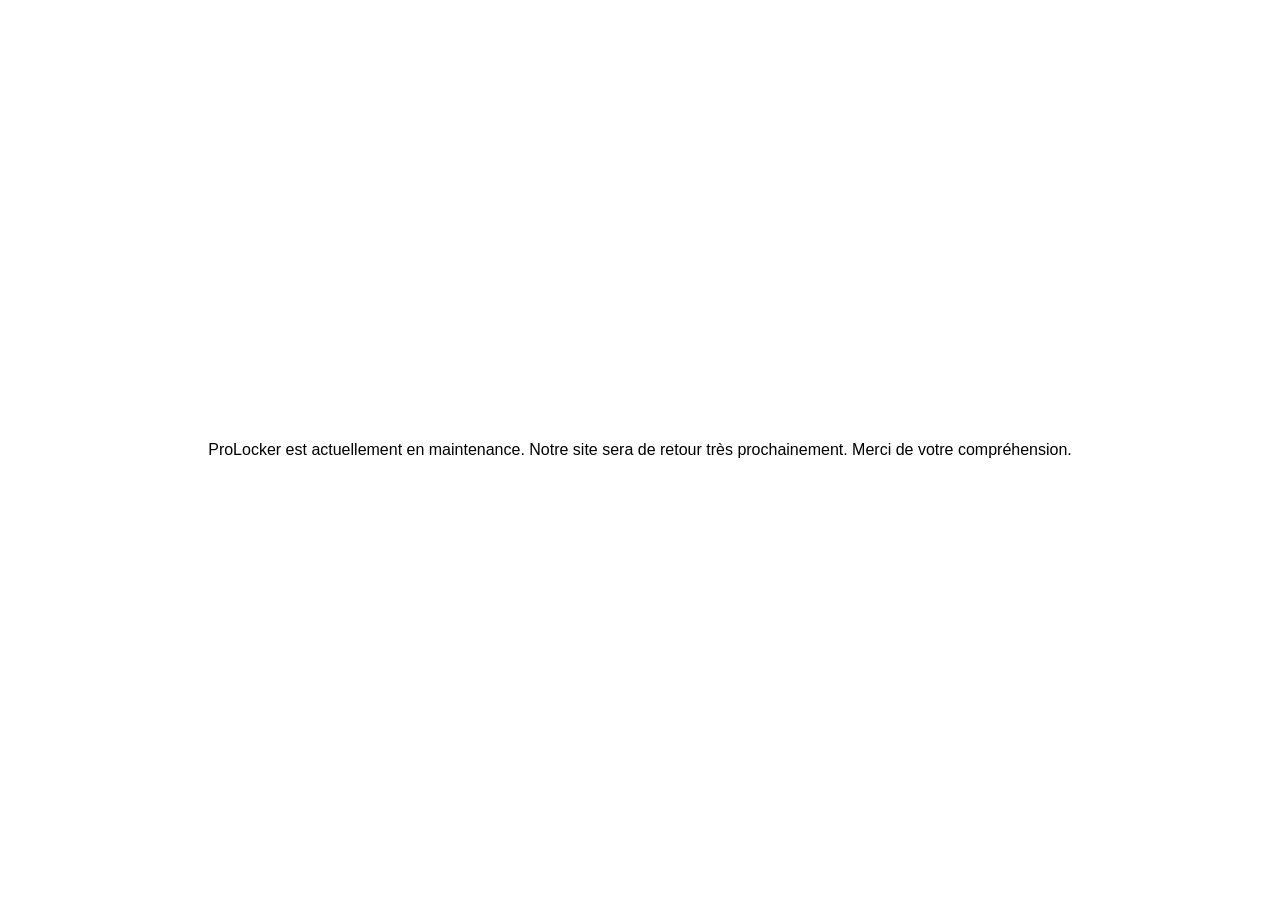
<file: index.html>
<!doctype html>
<html lang="fr">
<head>
  <meta charset="utf-8">
  <meta name="viewport" content="width=device-width, initial-scale=1">
  <title>ProLocker — Maintenance</title>
  <style>
    html, body { height: 100%; margin: 0; }
    body { display: grid; place-items: center; background: white; color: black; font-family: Arial, sans-serif; text-align: center; }
    p { margin: 1.5rem; }
  </style>
</head>
<body>
  <p>ProLocker est actuellement en maintenance. Notre site sera de retour très prochainement. Merci de votre compréhension.</p>
</body>
</html>
</file>
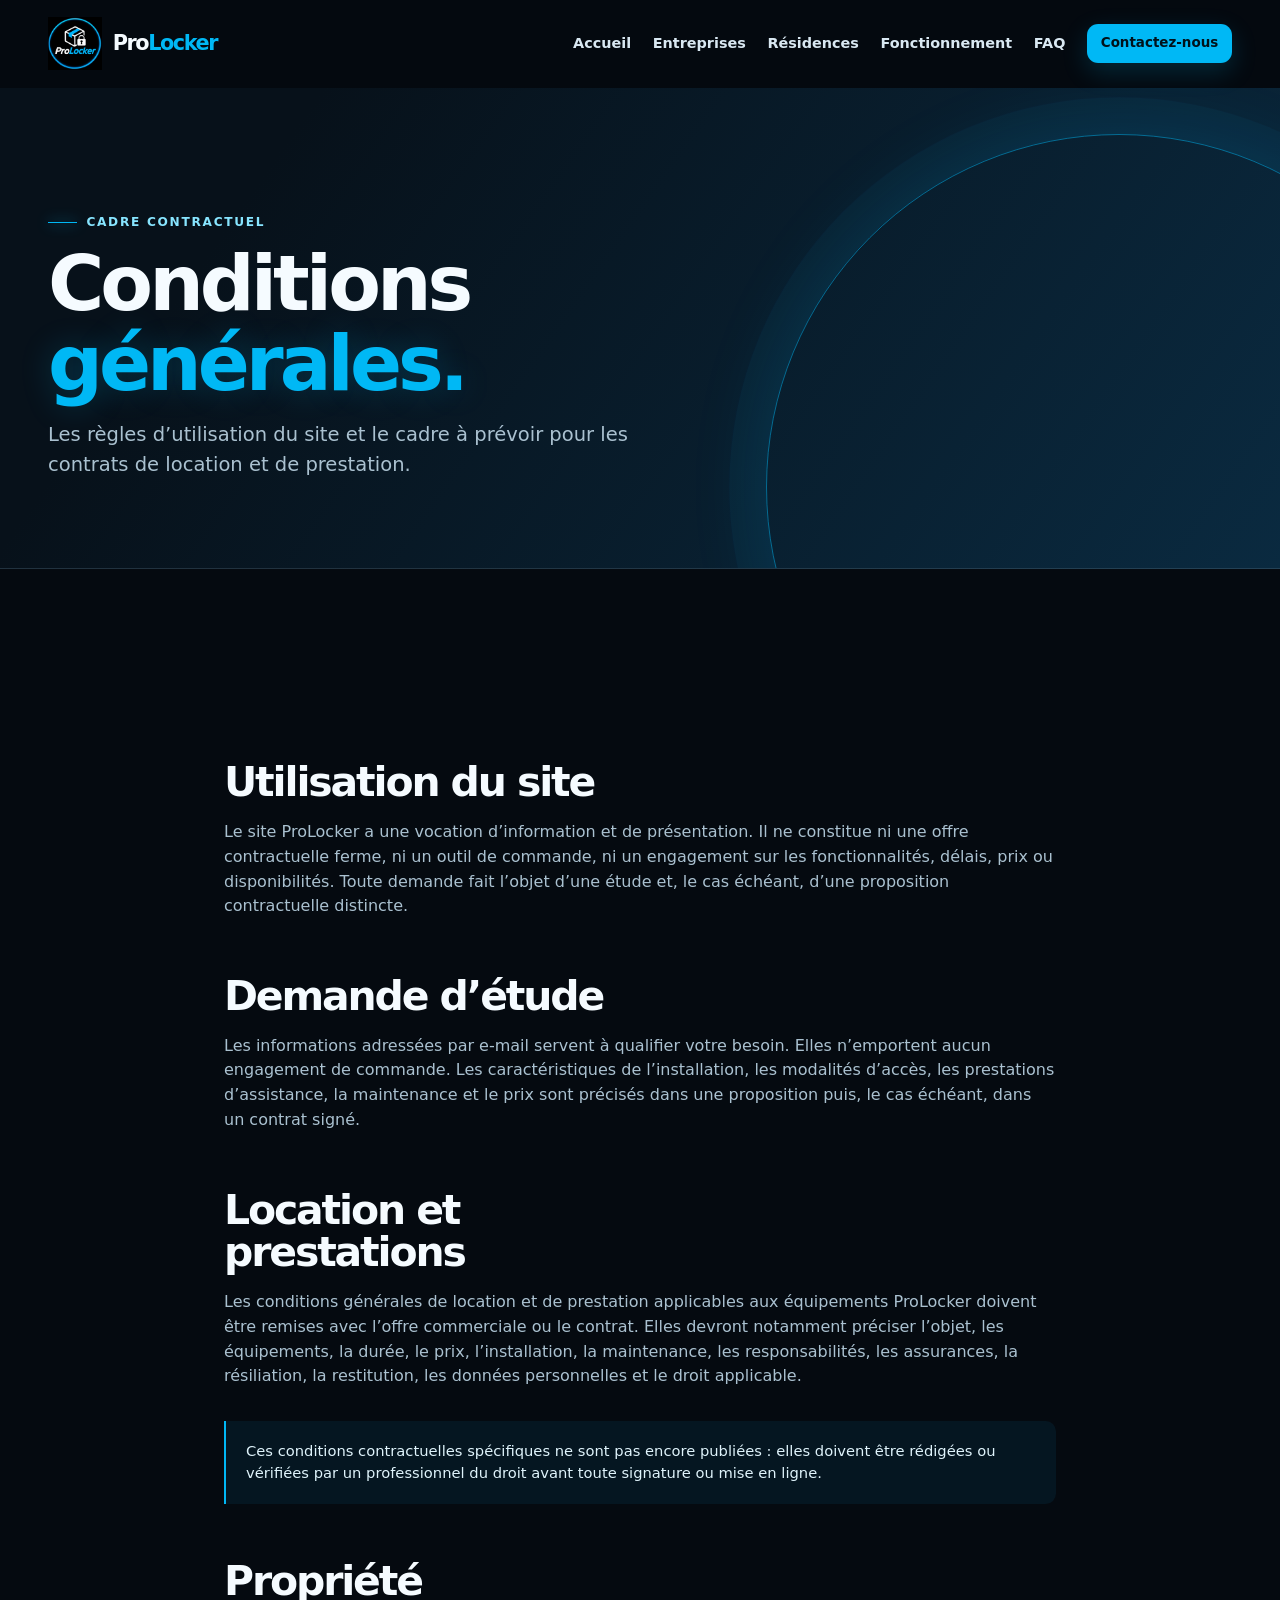
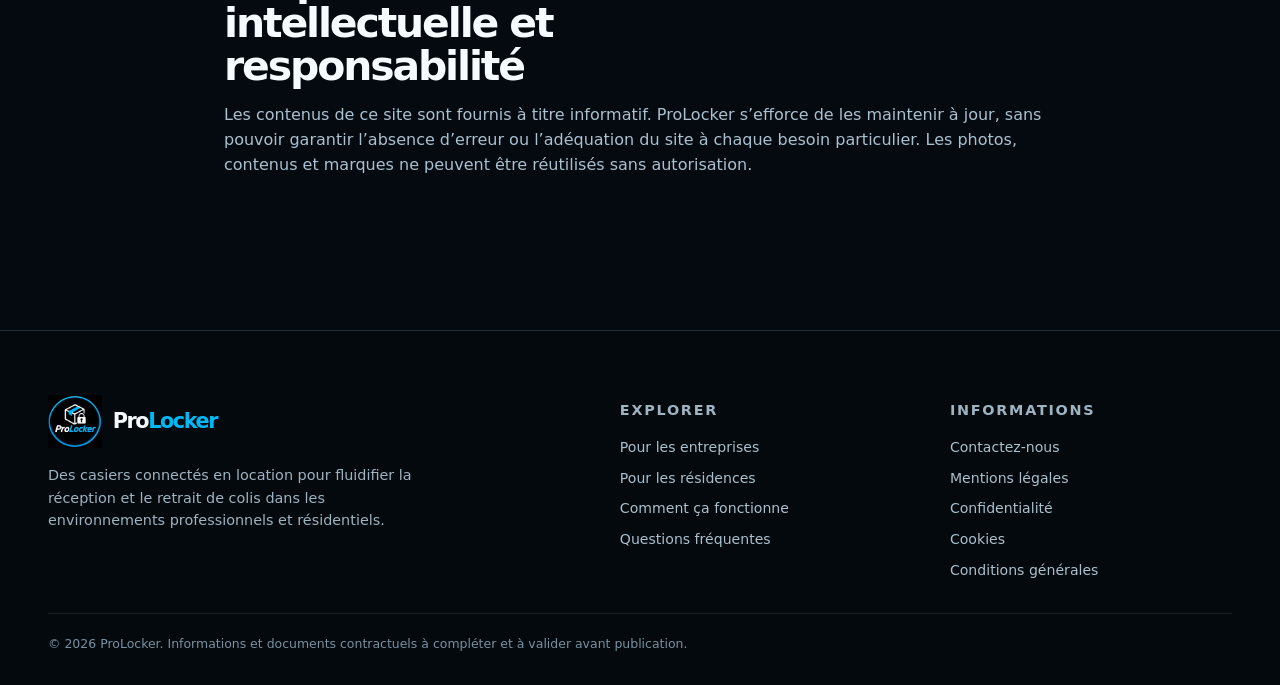
<file: conditions-generales.html>
<!doctype html>
<html lang="fr"><head><meta charset="utf-8"><meta name="viewport" content="width=device-width, initial-scale=1"><meta name="description" content="Conditions d’utilisation du site ProLocker et cadre des prestations."><link rel="canonical" href="https://prolocker.fr/conditions-generales.html"><link rel="icon" href="assets/logo-prolocker.png"><link rel="stylesheet" href="styles.css"><title>Conditions générales | ProLocker</title></head>
<body><div id="site-header"></div><main id="main"><section class="page-hero"><div class="page-hero__content"><p class="eyebrow">Cadre contractuel</p><h1>Conditions <span class="blue-word">générales.</span></h1><p class="lead">Les règles d’utilisation du site et le cadre à prévoir pour les contrats de location et de prestation.</p></div></section><section class="section legal"><h2>Utilisation du site</h2><p>Le site ProLocker a une vocation d’information et de présentation. Il ne constitue ni une offre contractuelle ferme, ni un outil de commande, ni un engagement sur les fonctionnalités, délais, prix ou disponibilités. Toute demande fait l’objet d’une étude et, le cas échéant, d’une proposition contractuelle distincte.</p><h2>Demande d’étude</h2><p>Les informations adressées par e-mail servent à qualifier votre besoin. Elles n’emportent aucun engagement de commande. Les caractéristiques de l’installation, les modalités d’accès, les prestations d’assistance, la maintenance et le prix sont précisés dans une proposition puis, le cas échéant, dans un contrat signé.</p><h2>Location et prestations</h2><p>Les conditions générales de location et de prestation applicables aux équipements ProLocker doivent être remises avec l’offre commerciale ou le contrat. Elles devront notamment préciser l’objet, les équipements, la durée, le prix, l’installation, la maintenance, les responsabilités, les assurances, la résiliation, la restitution, les données personnelles et le droit applicable.</p><div class="callout">Ces conditions contractuelles spécifiques ne sont pas encore publiées : elles doivent être rédigées ou vérifiées par un professionnel du droit avant toute signature ou mise en ligne.</div><h2>Propriété intellectuelle et responsabilité</h2><p>Les contenus de ce site sont fournis à titre informatif. ProLocker s’efforce de les maintenir à jour, sans pouvoir garantir l’absence d’erreur ou l’adéquation du site à chaque besoin particulier. Les photos, contenus et marques ne peuvent être réutilisés sans autorisation.</p></section></main><div id="site-footer"></div><script src="site-config.js"></script><script src="layout.js"></script><script src="app.js"></script></body></html>
</file>
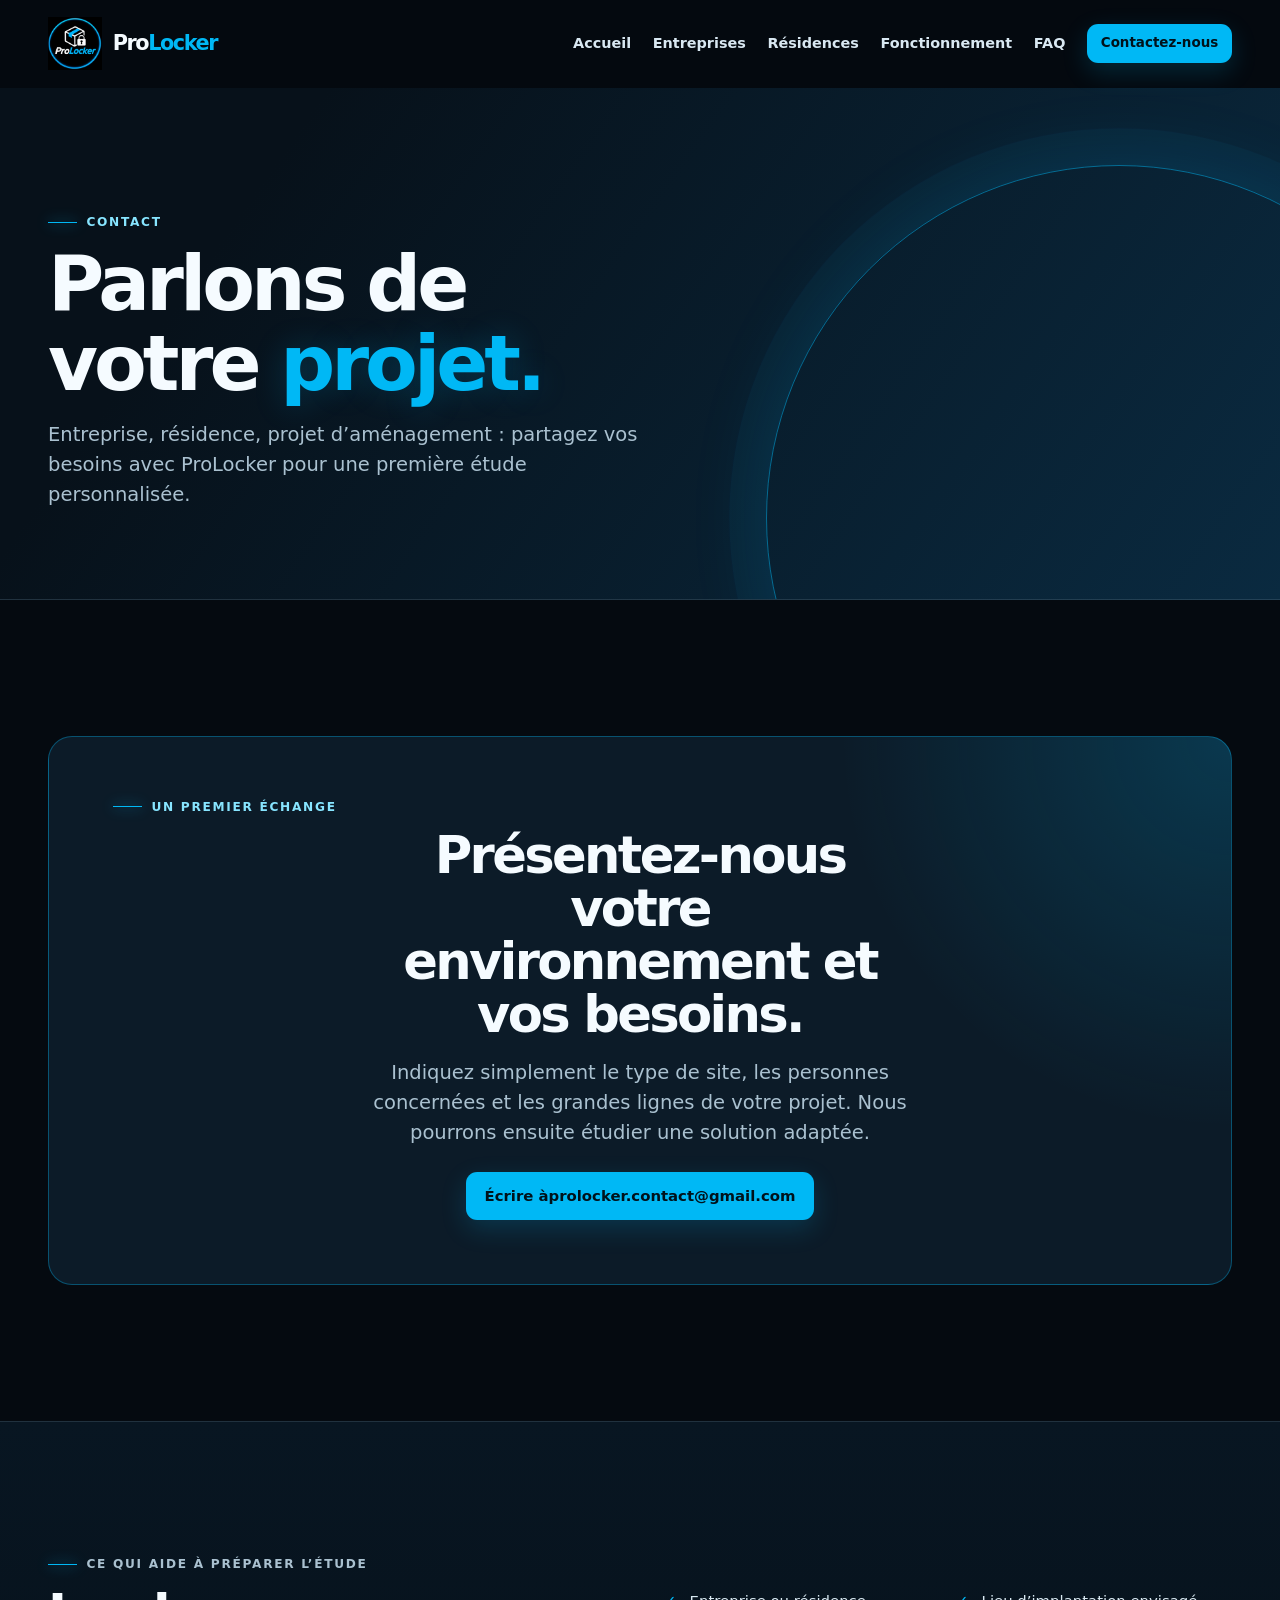
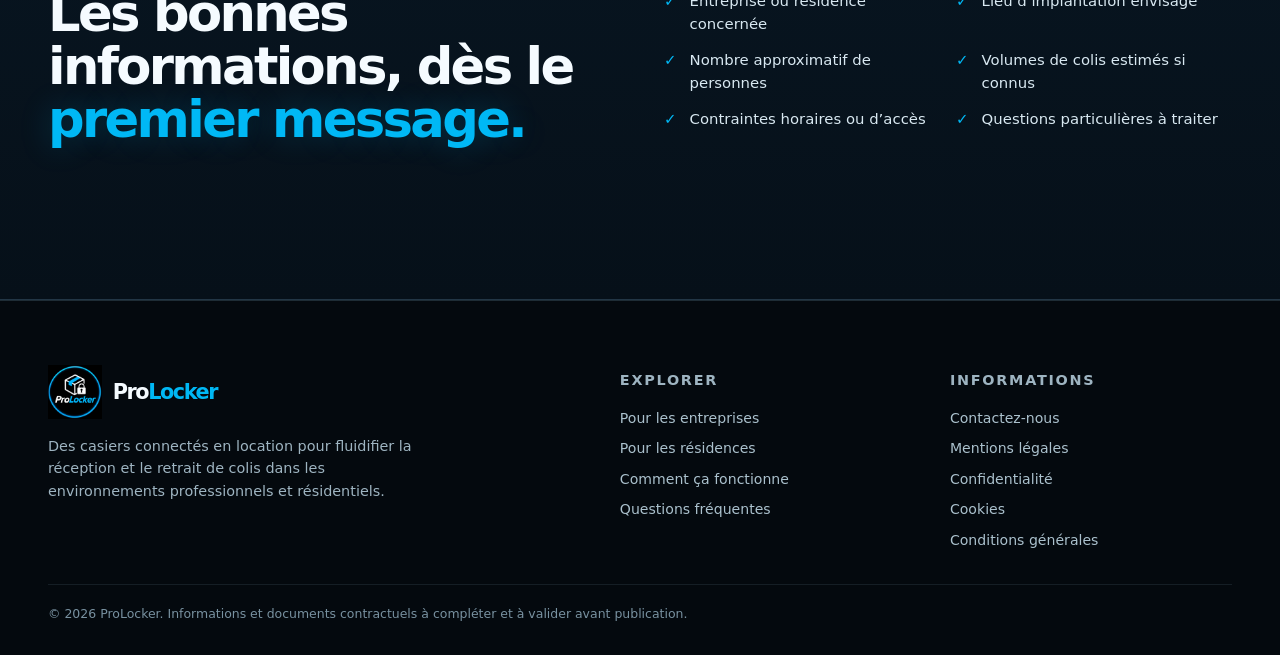
<file: contact.html>
<!doctype html>
<html lang="fr"><head><meta charset="utf-8"><meta name="viewport" content="width=device-width, initial-scale=1"><meta name="description" content="Contactez ProLocker pour étudier votre besoin de casiers connectés en location."><link rel="canonical" href="https://prolocker.fr/contact.html"><link rel="icon" href="assets/logo-prolocker.png"><link rel="stylesheet" href="styles.css"><title>Contactez ProLocker</title></head>
<body><div id="site-header"></div><main id="main"><section class="page-hero"><div class="page-hero__content" data-reveal><p class="eyebrow">Contact</p><h1>Parlons de votre <span class="blue-word">projet.</span></h1><p class="lead">Entreprise, résidence, projet d’aménagement : partagez vos besoins avec ProLocker pour une première étude personnalisée.</p></div></section>
<section class="section"><div class="contact-card" data-reveal><p class="eyebrow">Un premier échange</p><h2>Présentez-nous votre environnement et vos besoins.</h2><p class="lead">Indiquez simplement le type de site, les personnes concernées et les grandes lignes de votre projet. Nous pourrons ensuite étudier une solution adaptée.</p><a class="button contact-ready" data-mailto data-subject="Demande d’informations ProLocker" href="#">Écrire à <span data-email-text></span></a><div class="contact-missing config-notice"><strong>Adresse e-mail à renseigner avant publication.</strong><br>Ajoutez l’adresse professionnelle dans <code>site-config.js</code> : les boutons « Contactez-nous » ouvriront alors directement le logiciel de messagerie avec l’objet prérempli.</div></div></section>
<section class="steps-wrap"><div class="section split-copy"><div data-reveal><p class="eyebrow">Ce qui aide à préparer l’étude</p><h2>Les bonnes informations, dès le <span class="blue-word">premier message.</span></h2></div><div data-reveal><ul class="check-list"><li>Entreprise ou résidence concernée</li><li>Lieu d’implantation envisagé</li><li>Nombre approximatif de personnes</li><li>Volumes de colis estimés si connus</li><li>Contraintes horaires ou d’accès</li><li>Questions particulières à traiter</li></ul></div></div></section></main><div id="site-footer"></div><script src="site-config.js"></script><script src="layout.js"></script><script src="app.js"></script></body></html>
</file>
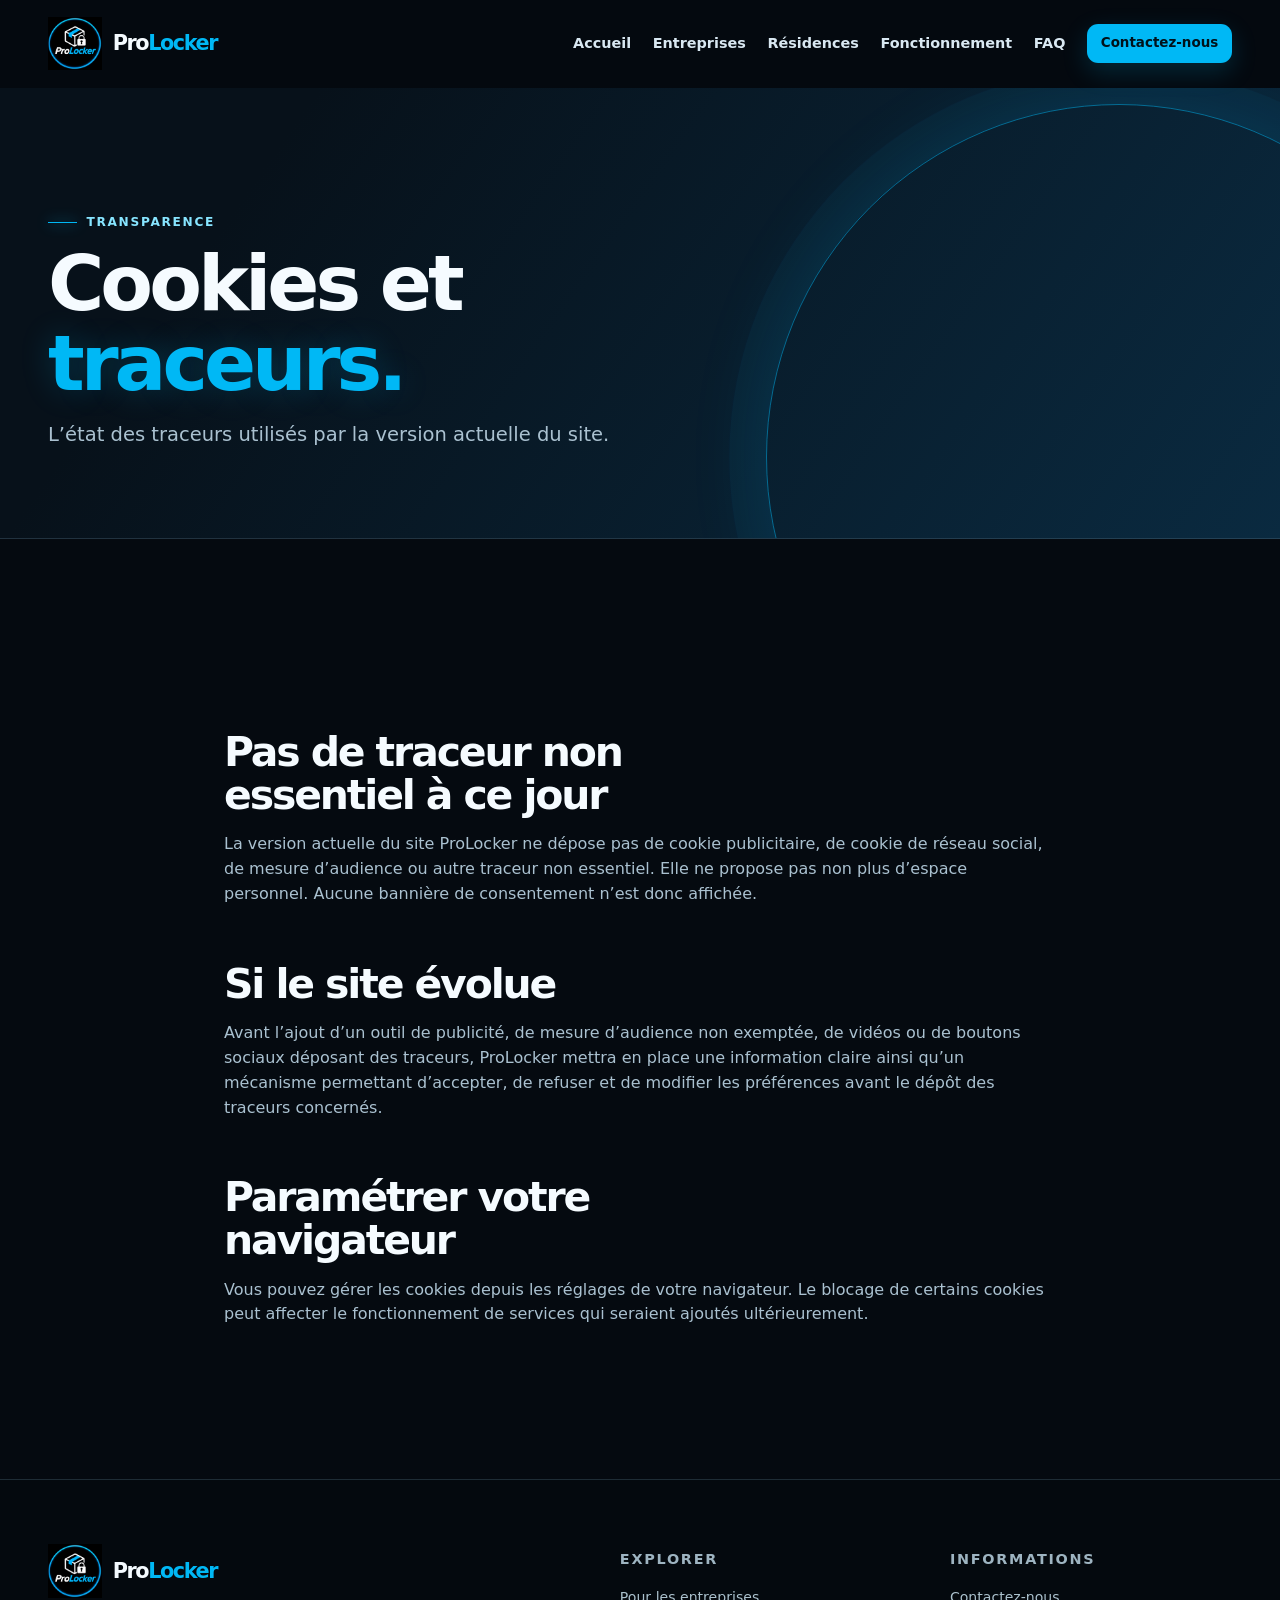
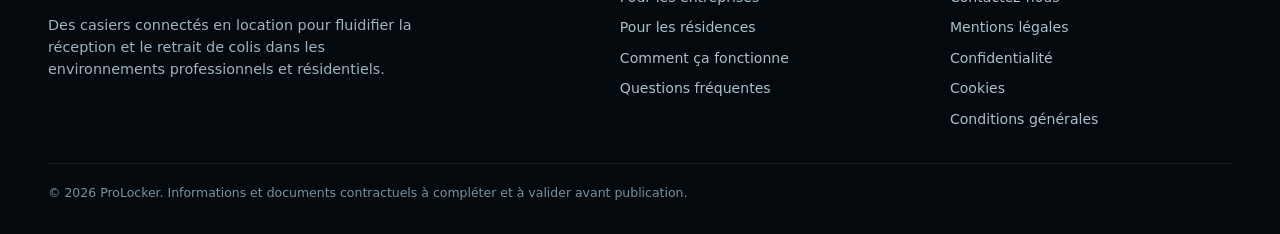
<file: cookies.html>
<!doctype html>
<html lang="fr"><head><meta charset="utf-8"><meta name="viewport" content="width=device-width, initial-scale=1"><meta name="description" content="Information sur les cookies et traceurs du site ProLocker."><link rel="canonical" href="https://prolocker.fr/cookies.html"><link rel="icon" href="assets/logo-prolocker.png"><link rel="stylesheet" href="styles.css"><title>Cookies | ProLocker</title></head>
<body><div id="site-header"></div><main id="main"><section class="page-hero"><div class="page-hero__content"><p class="eyebrow">Transparence</p><h1>Cookies et <span class="blue-word">traceurs.</span></h1><p class="lead">L’état des traceurs utilisés par la version actuelle du site.</p></div></section><section class="section legal"><h2>Pas de traceur non essentiel à ce jour</h2><p>La version actuelle du site ProLocker ne dépose pas de cookie publicitaire, de cookie de réseau social, de mesure d’audience ou autre traceur non essentiel. Elle ne propose pas non plus d’espace personnel. Aucune bannière de consentement n’est donc affichée.</p><h2>Si le site évolue</h2><p>Avant l’ajout d’un outil de publicité, de mesure d’audience non exemptée, de vidéos ou de boutons sociaux déposant des traceurs, ProLocker mettra en place une information claire ainsi qu’un mécanisme permettant d’accepter, de refuser et de modifier les préférences avant le dépôt des traceurs concernés.</p><h2>Paramétrer votre navigateur</h2><p>Vous pouvez gérer les cookies depuis les réglages de votre navigateur. Le blocage de certains cookies peut affecter le fonctionnement de services qui seraient ajoutés ultérieurement.</p></section></main><div id="site-footer"></div><script src="site-config.js"></script><script src="layout.js"></script><script src="app.js"></script></body></html>
</file>
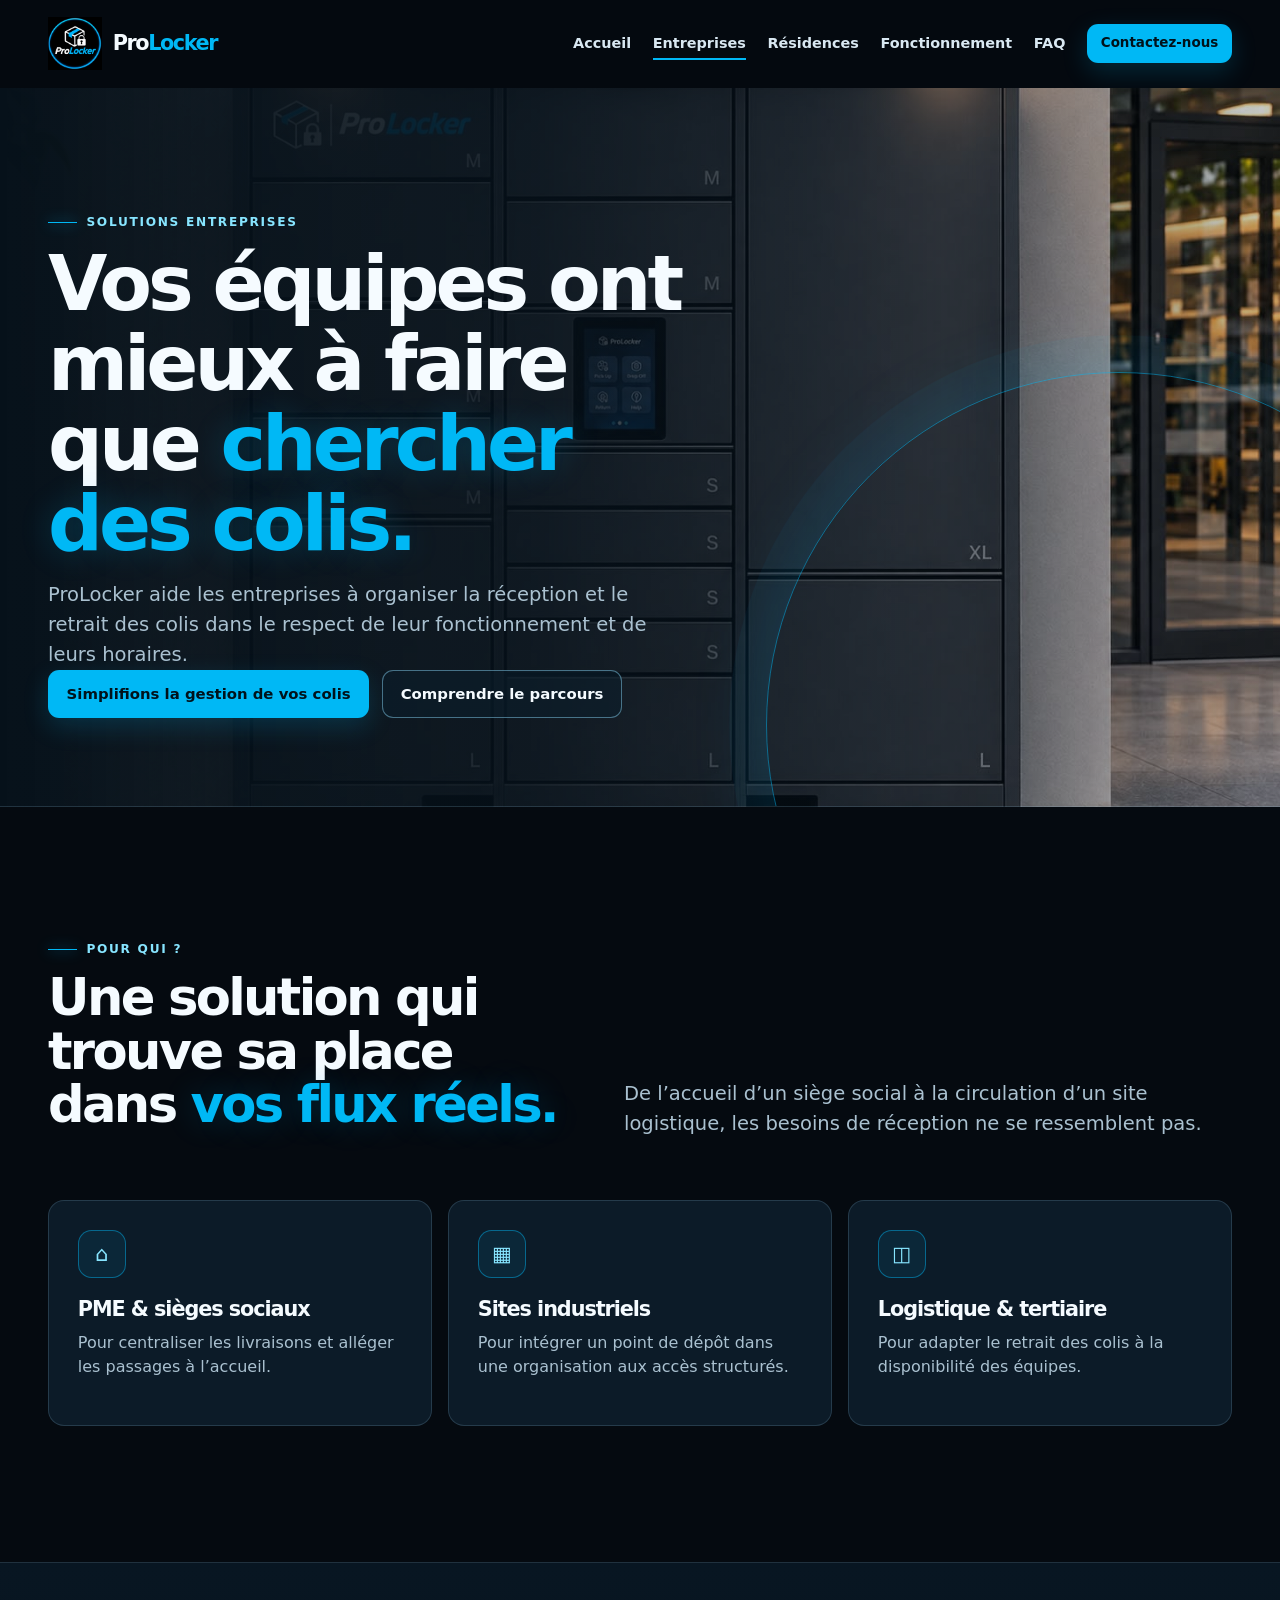
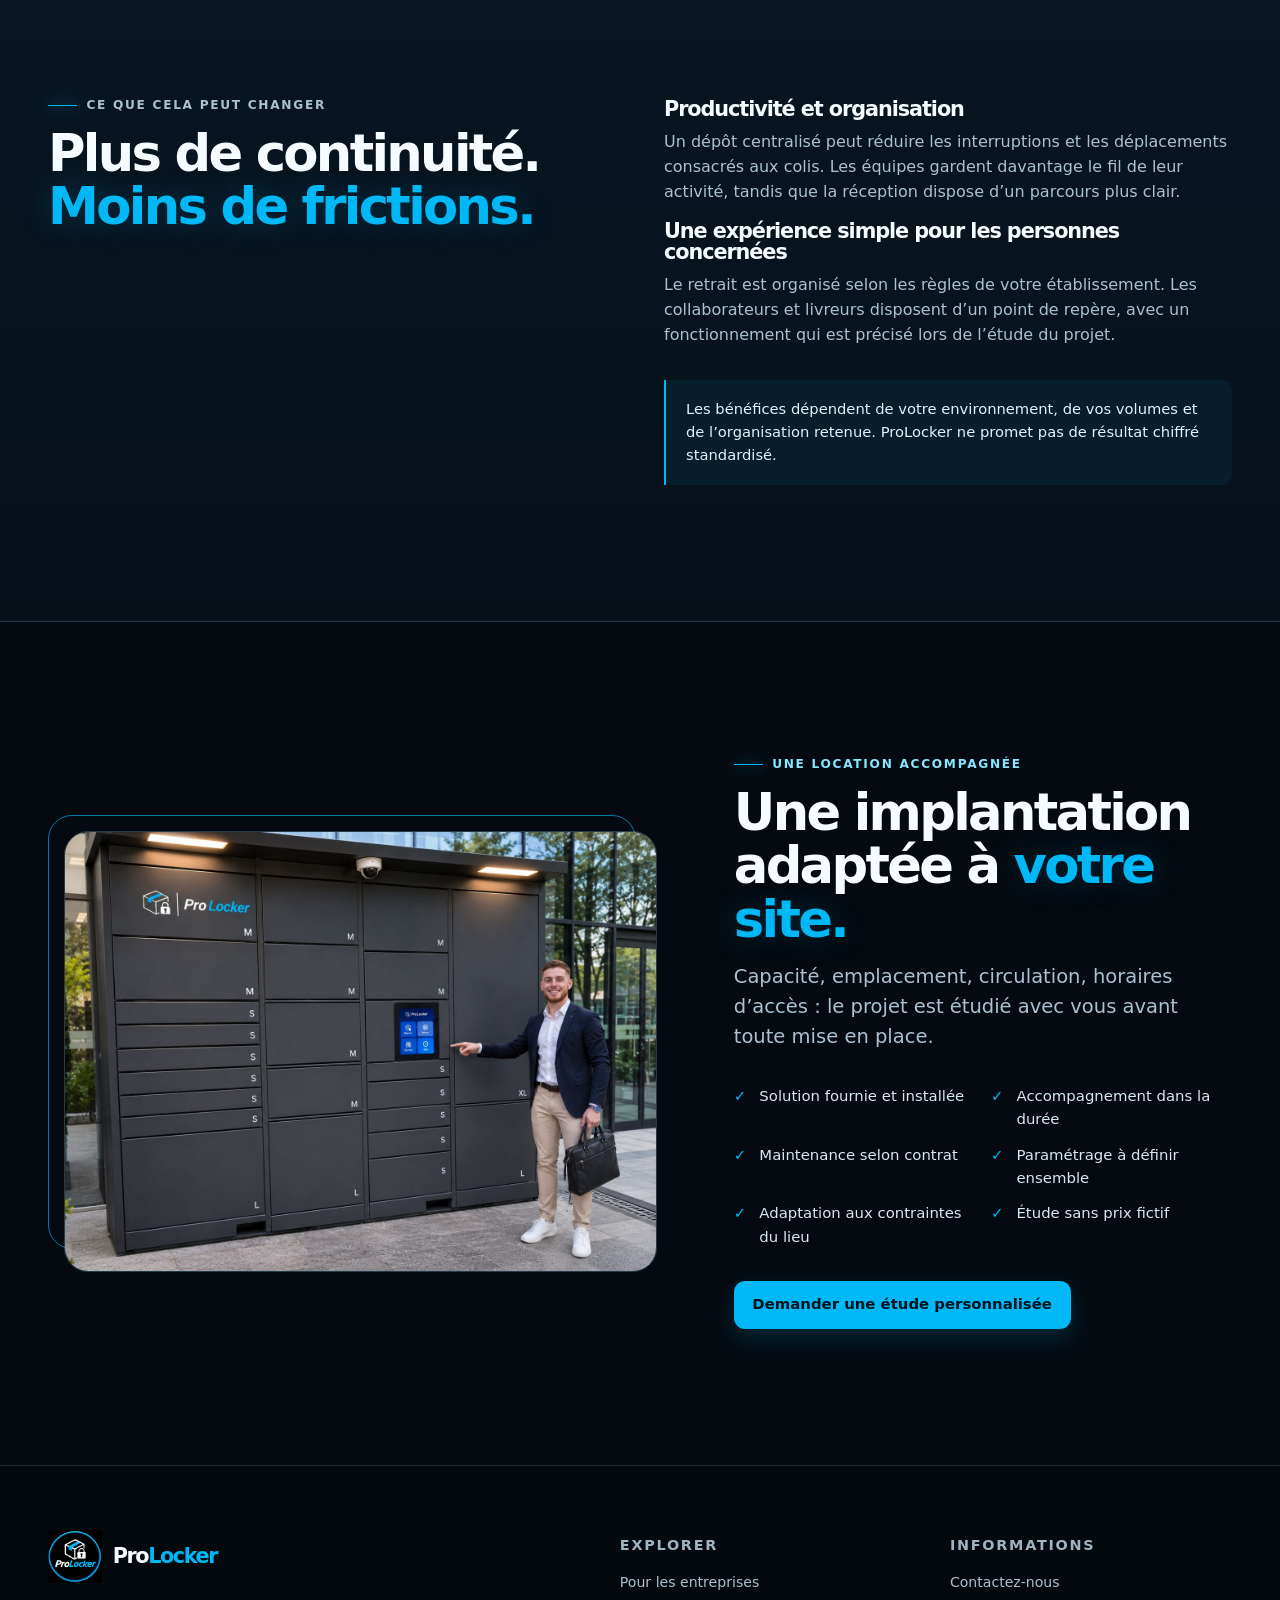
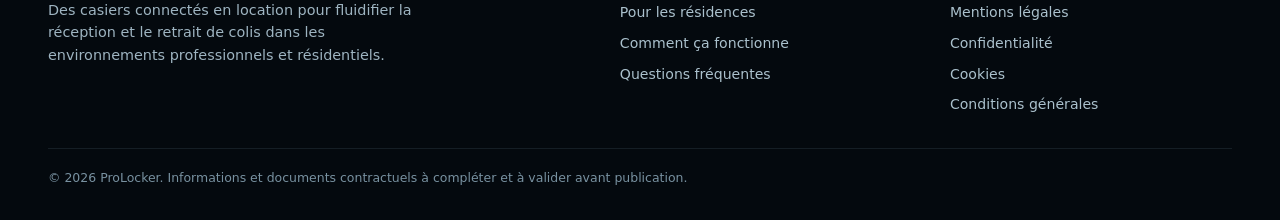
<file: entreprises.html>
<!doctype html>
<html lang="fr">
<head>
  <meta charset="utf-8"><meta name="viewport" content="width=device-width, initial-scale=1">
  <meta name="description" content="Casiers connectés ProLocker en location pour PME, sites industriels, sièges sociaux et plateformes logistiques.">
  <link rel="canonical" href="https://prolocker.fr/entreprises.html"><link rel="icon" href="assets/logo-prolocker.png"><link rel="stylesheet" href="styles.css">
  <title>Casiers connectés pour entreprises | ProLocker</title>
</head>
<body><div id="site-header"></div><main id="main">
  <section class="page-hero page-hero--image"><div class="page-hero__content" data-reveal><p class="eyebrow">Solutions entreprises</p><h1>Vos équipes ont mieux à faire que <span class="blue-word">chercher des colis.</span></h1><p class="lead">ProLocker aide les entreprises à organiser la réception et le retrait des colis dans le respect de leur fonctionnement et de leurs horaires.</p><div class="actions"><a class="button" href="contact.html" data-contact-link>Simplifions la gestion de vos colis</a><a class="button button--ghost" href="fonctionnement.html">Comprendre le parcours</a></div></div></section>
  <section class="section" aria-labelledby="for-title"><div class="section-heading" data-reveal><div><p class="eyebrow">Pour qui&nbsp;?</p><h2 id="for-title">Une solution qui trouve sa place dans <span class="blue-word">vos flux réels.</span></h2></div><p class="lead">De l’accueil d’un siège social à la circulation d’un site logistique, les besoins de réception ne se ressemblent pas.</p></div><div class="audience-grid"><article class="audience-card" data-reveal><span class="card-icon" aria-hidden="true">⌂</span><h3>PME & sièges sociaux</h3><p>Pour centraliser les livraisons et alléger les passages à l’accueil.</p></article><article class="audience-card" data-reveal><span class="card-icon" aria-hidden="true">▦</span><h3>Sites industriels</h3><p>Pour intégrer un point de dépôt dans une organisation aux accès structurés.</p></article><article class="audience-card" data-reveal><span class="card-icon" aria-hidden="true">◫</span><h3>Logistique & tertiaire</h3><p>Pour adapter le retrait des colis à la disponibilité des équipes.</p></article></div></section>
  <section class="steps-wrap"><div class="section split-copy"><div data-reveal><p class="eyebrow">Ce que cela peut changer</p><h2>Plus de continuité.<br><span class="blue-word">Moins de frictions.</span></h2></div><div data-reveal><h3>Productivité et organisation</h3><p>Un dépôt centralisé peut réduire les interruptions et les déplacements consacrés aux colis. Les équipes gardent davantage le fil de leur activité, tandis que la réception dispose d’un parcours plus clair.</p><h3>Une expérience simple pour les personnes concernées</h3><p>Le retrait est organisé selon les règles de votre établissement. Les collaborateurs et livreurs disposent d’un point de repère, avec un fonctionnement qui est précisé lors de l’étude du projet.</p><div class="callout">Les bénéfices dépendent de votre environnement, de vos volumes et de l’organisation retenue. ProLocker ne promet pas de résultat chiffré standardisé.</div></div></div></section>
  <section class="section installation"><div class="photo-block" data-reveal><div class="photo-block__frame"><img src="assets/prolocker-team.jpeg" width="1448" height="1086" alt="Un membre de l’équipe ProLocker présente une installation"></div></div><div data-reveal><p class="eyebrow">Une location accompagnée</p><h2>Une implantation adaptée à <span class="blue-word">votre site.</span></h2><p class="lead">Capacité, emplacement, circulation, horaires d’accès : le projet est étudié avec vous avant toute mise en place.</p><ul class="check-list"><li>Solution fournie et installée</li><li>Accompagnement dans la durée</li><li>Maintenance selon contrat</li><li>Paramétrage à définir ensemble</li><li>Adaptation aux contraintes du lieu</li><li>Étude sans prix fictif</li></ul><a class="button" href="contact.html" data-contact-link>Demander une étude personnalisée</a></div></section>
</main><div id="site-footer"></div><script src="site-config.js"></script><script src="layout.js"></script><script src="app.js"></script></body></html>
</file>
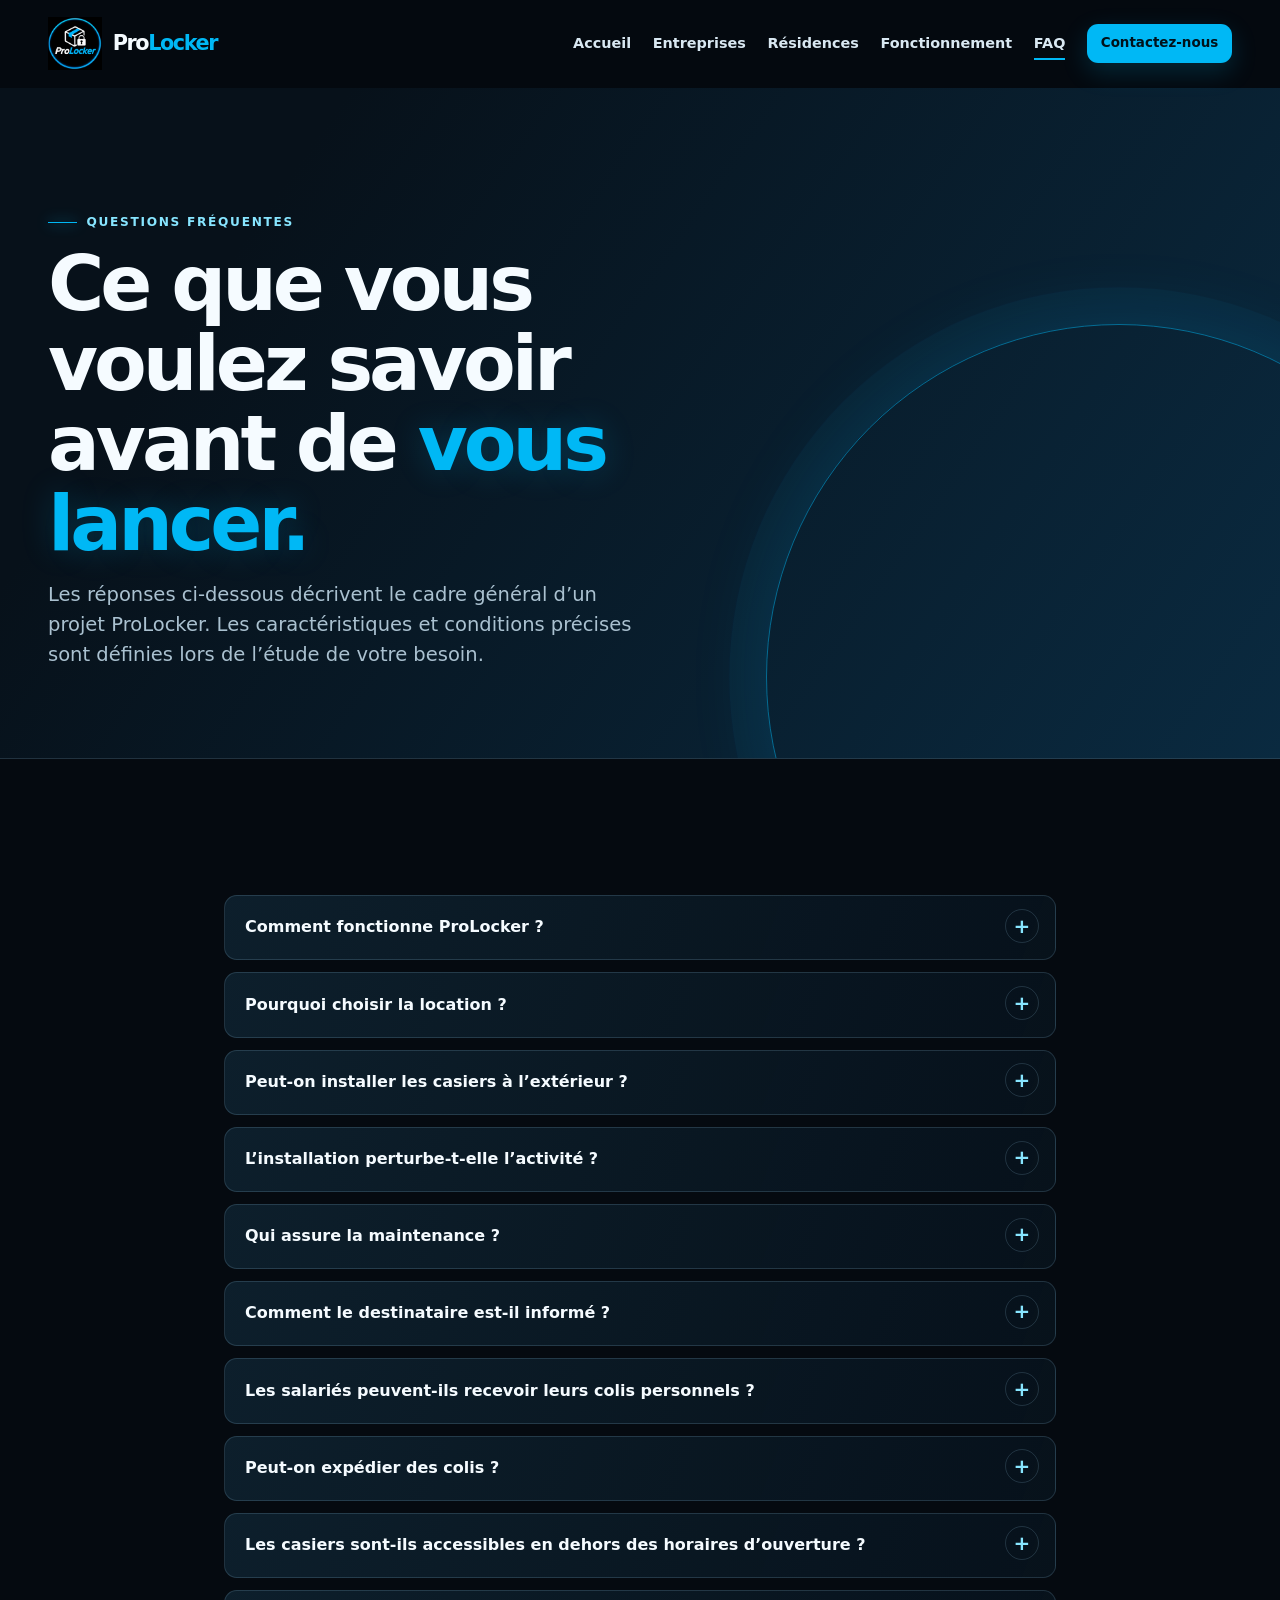
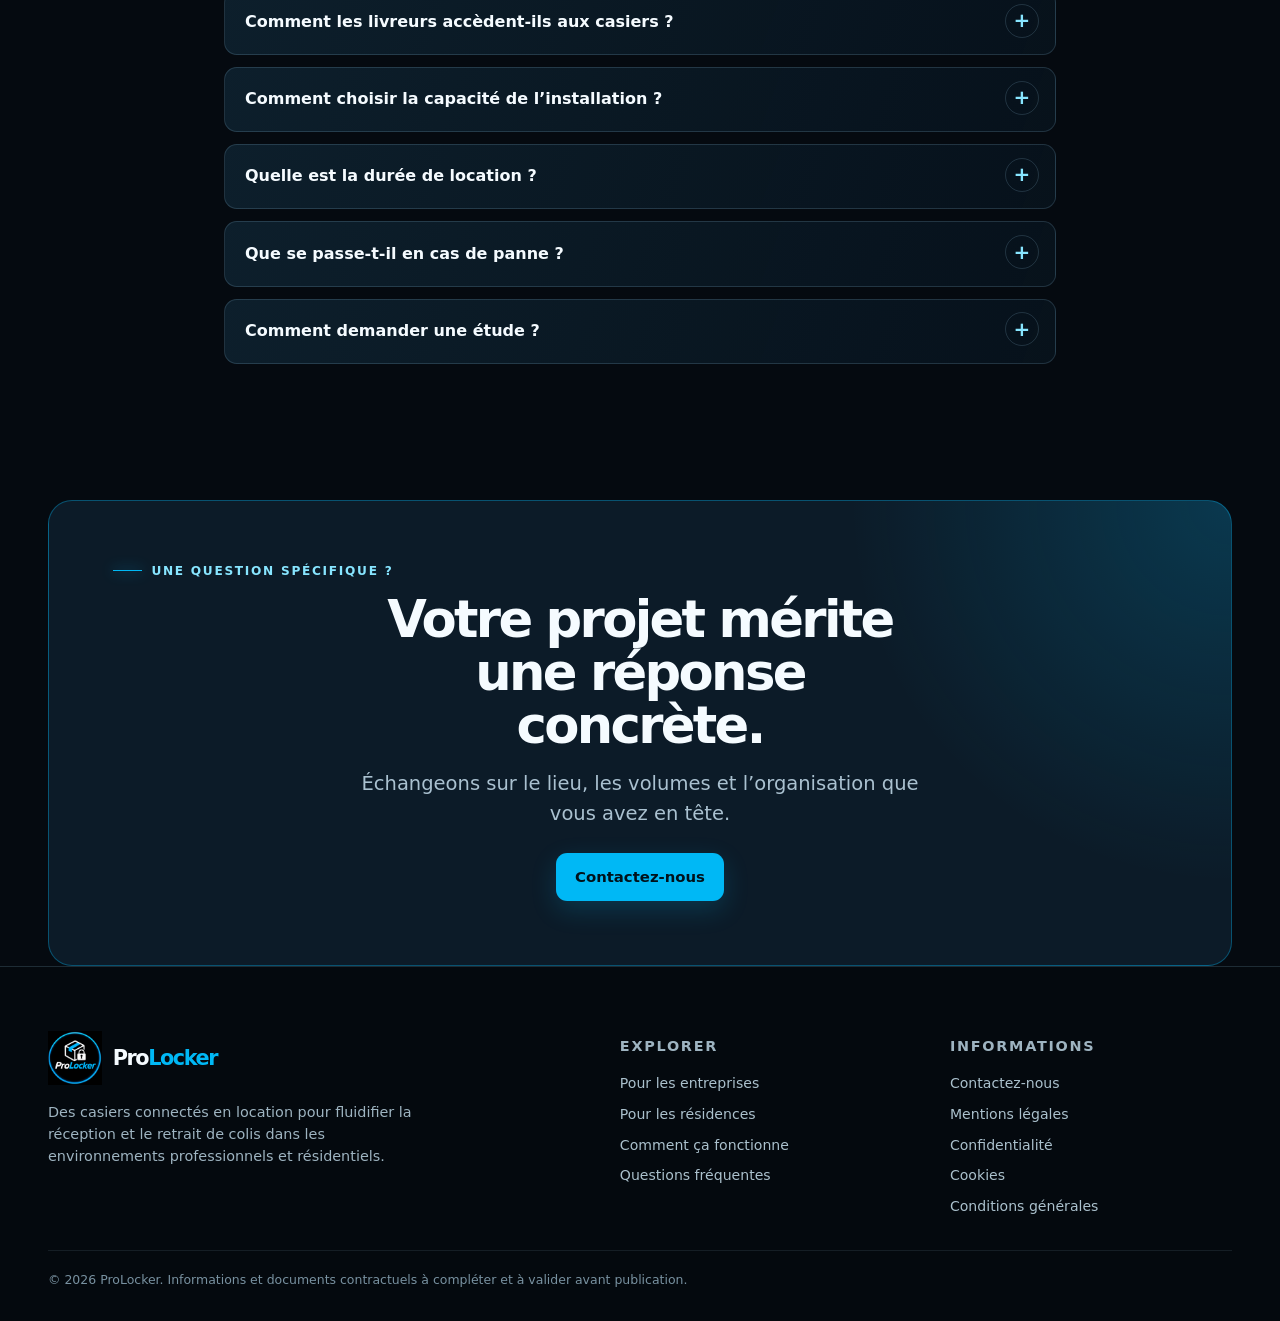
<file: faq.html>
<!doctype html>
<html lang="fr"><head><meta charset="utf-8"><meta name="viewport" content="width=device-width, initial-scale=1"><meta name="description" content="Les réponses aux questions fréquentes sur les casiers connectés ProLocker en location."><link rel="canonical" href="https://prolocker.fr/faq.html"><link rel="icon" href="assets/logo-prolocker.png"><link rel="stylesheet" href="styles.css"><title>Questions fréquentes | ProLocker</title></head>
<body><div id="site-header"></div><main id="main"><section class="page-hero"><div class="page-hero__content" data-reveal><p class="eyebrow">Questions fréquentes</p><h1>Ce que vous voulez savoir avant de <span class="blue-word">vous lancer.</span></h1><p class="lead">Les réponses ci-dessous décrivent le cadre général d’un projet ProLocker. Les caractéristiques et conditions précises sont définies lors de l’étude de votre besoin.</p></div></section>
<section class="section legal"><div class="faq-list" data-reveal>
<details><summary>Comment fonctionne ProLocker&nbsp;?</summary><p>ProLocker propose des casiers connectés en location. Après étude de votre environnement, l’installation est configurée pour organiser le dépôt et le retrait des colis selon les règles du site. Le parcours exact dépend de l’offre et de la solution logicielle retenues.</p></details>
<details><summary>Pourquoi choisir la location&nbsp;?</summary><p>La location permet d’étudier une solution comprenant l’équipement, son installation et un accompagnement dans la durée. Les prestations incluses, la durée et les conditions sont précisées contractuellement.</p></details>
<details><summary>Peut-on installer les casiers à l’extérieur&nbsp;?</summary><p>Une installation extérieure peut être étudiée lorsque les conditions techniques, de sécurité et d’accessibilité le permettent. Elle n’est pas automatique.</p></details>
<details><summary>L’installation perturbe-t-elle l’activité&nbsp;?</summary><p>L’implantation est préparée avec l’établissement afin de prendre en compte les contraintes de circulation et de fonctionnement. Les modalités d’intervention sont définies pour chaque projet.</p></details>
<details><summary>Qui assure la maintenance&nbsp;?</summary><p>Les prestations de maintenance et d’assistance sont définies dans l’offre et les conditions contractuelles applicables à votre installation.</p></details>
<details><summary>Comment le destinataire est-il informé&nbsp;?</summary><p>Les modalités de notification dépendent de la configuration choisie avec la solution logicielle. Elles sont confirmées lors de la préparation du projet.</p></details>
<details><summary>Les salariés peuvent-ils recevoir leurs colis personnels&nbsp;?</summary><p>L’entreprise peut choisir d’autoriser cet usage. Il est facultatif et doit être organisé selon les règles internes de l’établissement.</p></details>
<details><summary>Peut-on expédier des colis&nbsp;?</summary><p>Cette possibilité peut être étudiée selon les fonctionnalités disponibles, l’organisation du site et les transporteurs compatibles. Elle ne doit pas être considérée comme incluse par défaut.</p></details>
<details><summary>Les casiers sont-ils accessibles en dehors des horaires d’ouverture&nbsp;?</summary><p>Les horaires d’accès sont fixés par l’établissement. ProLocker ne présume pas d’un accès continu pour les sites professionnels ou résidentiels.</p></details>
<details><summary>Comment les livreurs accèdent-ils aux casiers&nbsp;?</summary><p>Les règles d’accès et le parcours de dépôt sont définis avec le site. Ils dépendent notamment de l’emplacement choisi et des contraintes de sécurité.</p></details>
<details><summary>Comment choisir la capacité de l’installation&nbsp;?</summary><p>La capacité s’étudie notamment au regard des volumes indicatifs de colis, des dimensions nécessaires et de l’espace disponible.</p></details>
<details><summary>Quelle est la durée de location&nbsp;?</summary><p>Elle dépend de l’offre proposée et est précisée dans les documents contractuels. Aucune durée standard n’est affichée ici.</p></details>
<details><summary>Que se passe-t-il en cas de panne&nbsp;?</summary><p>Les modalités d’assistance, de dépannage ou de remplacement sont celles prévues dans votre contrat.</p></details>
<details><summary>Comment demander une étude&nbsp;?</summary><p>Contactez ProLocker par e-mail afin de présenter votre environnement, vos besoins et, si possible, les grandes lignes de votre projet.</p></details>
</div></section><section class="section contact-card" data-reveal><p class="eyebrow">Une question spécifique&nbsp;?</p><h2>Votre projet mérite une réponse concrète.</h2><p class="lead">Échangeons sur le lieu, les volumes et l’organisation que vous avez en tête.</p><a class="button" href="contact.html" data-contact-link>Contactez-nous</a></section></main><div id="site-footer"></div><script src="site-config.js"></script><script src="layout.js"></script><script src="app.js"></script></body></html>
</file>
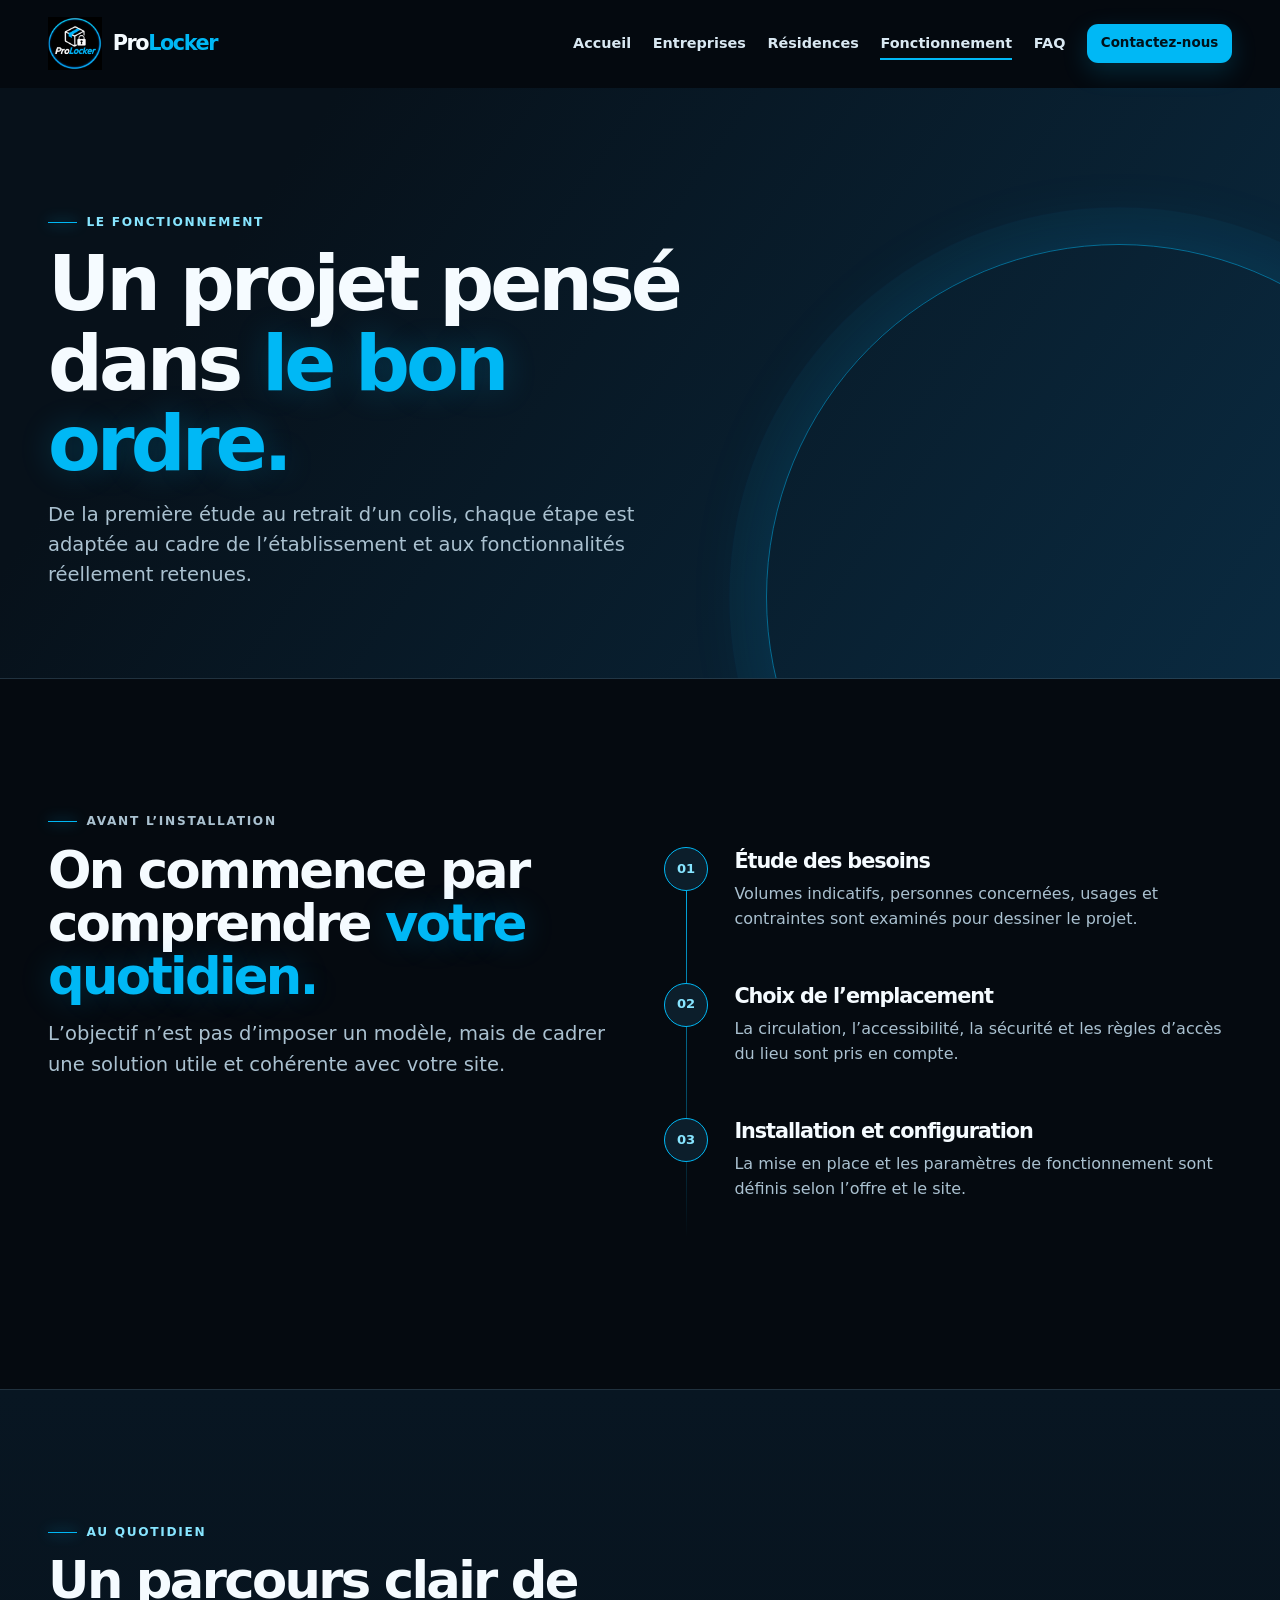
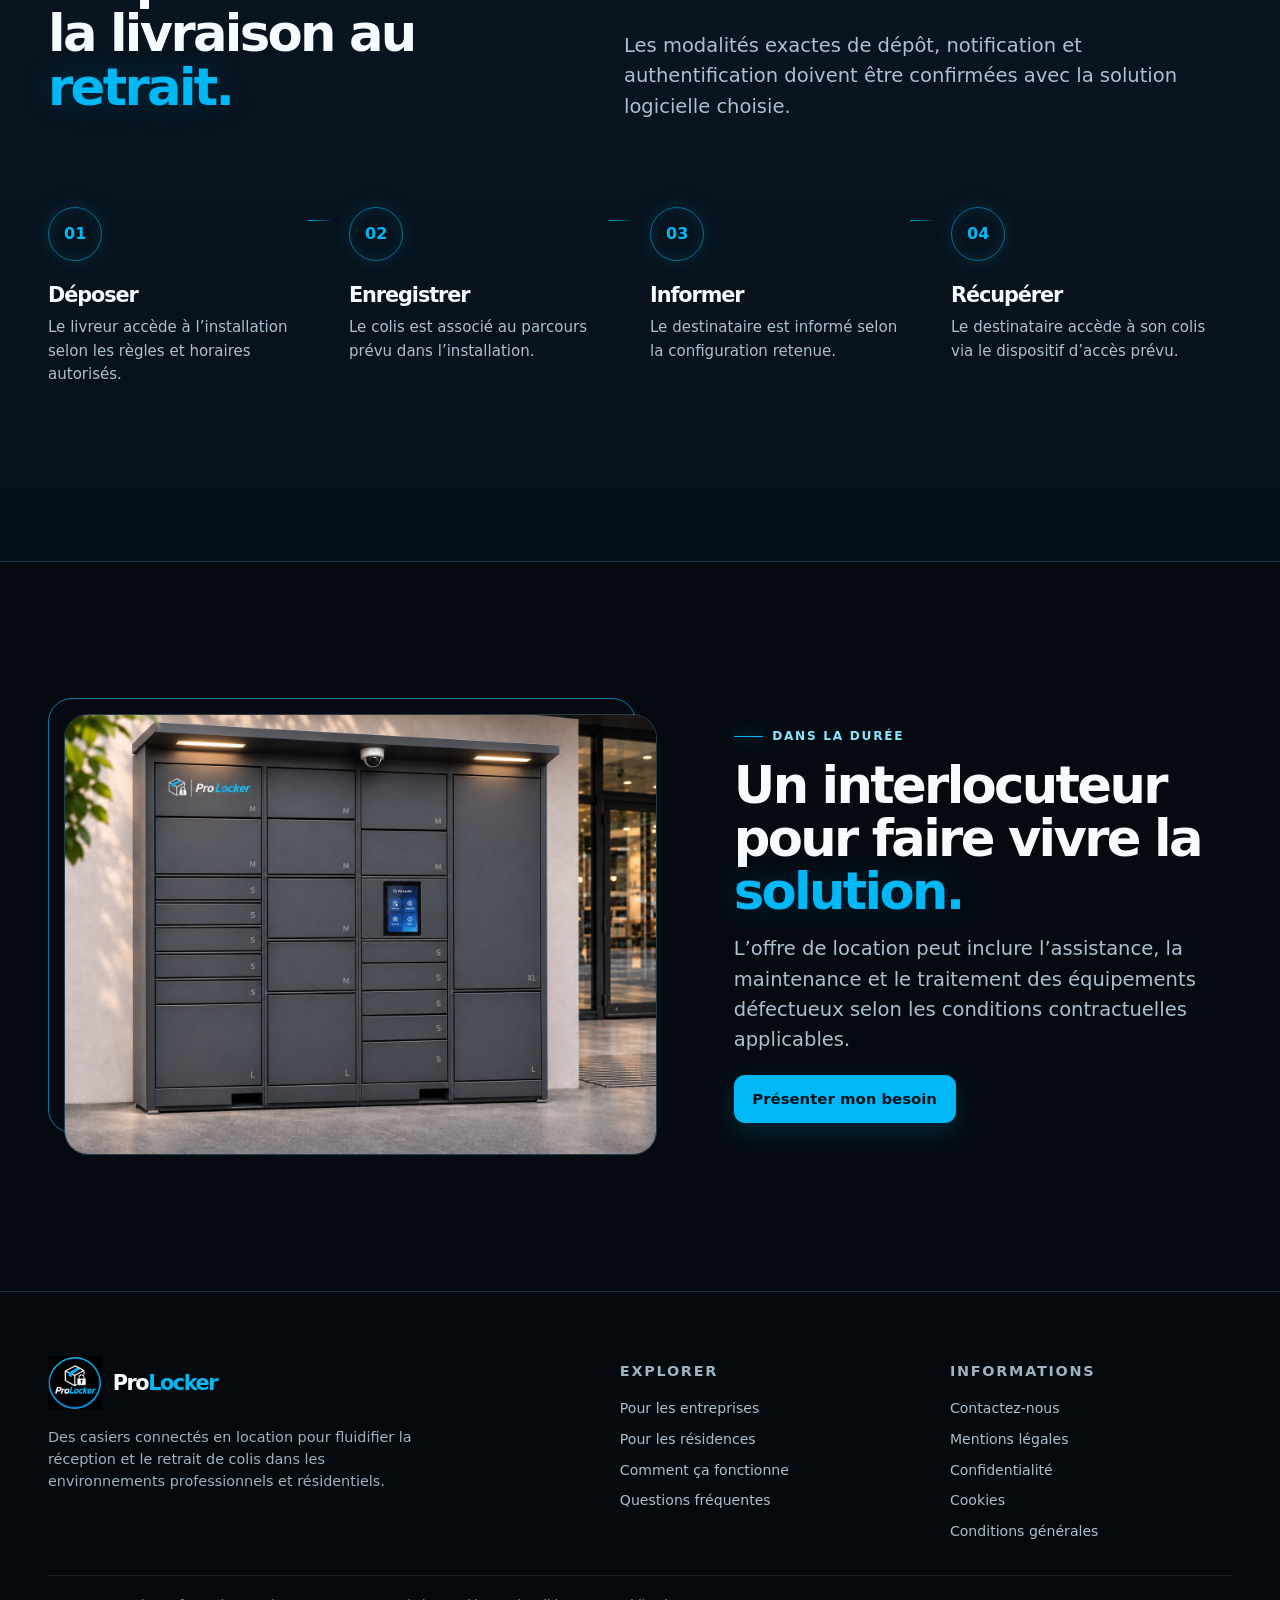
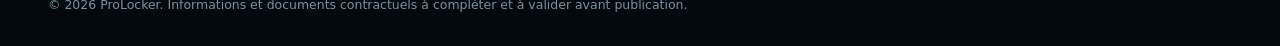
<file: fonctionnement.html>
<!doctype html>
<html lang="fr">
<head>
  <meta charset="utf-8"><meta name="viewport" content="width=device-width, initial-scale=1">
  <meta name="description" content="Découvrez les étapes d’un projet de casiers connectés ProLocker : étude, implantation, configuration, dépôt, retrait et assistance.">
  <link rel="canonical" href="https://prolocker.fr/fonctionnement.html"><link rel="icon" href="assets/logo-prolocker.png"><link rel="stylesheet" href="styles.css">
  <title>Comment fonctionne ProLocker ?</title>
</head>
<body><div id="site-header"></div><main id="main">
  <section class="page-hero"><div class="page-hero__content" data-reveal><p class="eyebrow">Le fonctionnement</p><h1>Un projet pensé dans <span class="blue-word">le bon ordre.</span></h1><p class="lead">De la première étude au retrait d’un colis, chaque étape est adaptée au cadre de l’établissement et aux fonctionnalités réellement retenues.</p></div></section>
  <section class="section split-copy"><div data-reveal><p class="eyebrow">Avant l’installation</p><h2>On commence par comprendre <span class="blue-word">votre quotidien.</span></h2><p class="lead">L’objectif n’est pas d’imposer un modèle, mais de cadrer une solution utile et cohérente avec votre site.</p></div><div class="timeline" data-reveal><article class="timeline-item"><div class="timeline-item__point">01</div><div class="timeline-item__body"><h3>Étude des besoins</h3><p>Volumes indicatifs, personnes concernées, usages et contraintes sont examinés pour dessiner le projet.</p></div></article><article class="timeline-item"><div class="timeline-item__point">02</div><div class="timeline-item__body"><h3>Choix de l’emplacement</h3><p>La circulation, l’accessibilité, la sécurité et les règles d’accès du lieu sont pris en compte.</p></div></article><article class="timeline-item"><div class="timeline-item__point">03</div><div class="timeline-item__body"><h3>Installation et configuration</h3><p>La mise en place et les paramètres de fonctionnement sont définis selon l’offre et le site.</p></div></article></div></section>
  <section class="steps-wrap"><div class="section"><div class="section-heading" data-reveal><div><p class="eyebrow">Au quotidien</p><h2>Un parcours clair de la livraison au <span class="blue-word">retrait.</span></h2></div><p class="lead">Les modalités exactes de dépôt, notification et authentification doivent être confirmées avec la solution logicielle choisie.</p></div><div class="steps"><article class="step" data-reveal><div class="step__number">01</div><h3>Déposer</h3><p>Le livreur accède à l’installation selon les règles et horaires autorisés.</p></article><article class="step" data-reveal><div class="step__number">02</div><h3>Enregistrer</h3><p>Le colis est associé au parcours prévu dans l’installation.</p></article><article class="step" data-reveal><div class="step__number">03</div><h3>Informer</h3><p>Le destinataire est informé selon la configuration retenue.</p></article><article class="step" data-reveal><div class="step__number">04</div><h3>Récupérer</h3><p>Le destinataire accède à son colis via le dispositif d’accès prévu.</p></article></div></div></section>
  <section class="section installation"><div class="photo-block" data-reveal><div class="photo-block__frame"><img src="assets/locker-wide.jpeg" width="1448" height="1086" alt="Illustration de casiers connectés ProLocker installés devant un bâtiment"></div></div><div data-reveal><p class="eyebrow">Dans la durée</p><h2>Un interlocuteur pour faire vivre la <span class="blue-word">solution.</span></h2><p class="lead">L’offre de location peut inclure l’assistance, la maintenance et le traitement des équipements défectueux selon les conditions contractuelles applicables.</p><a class="button" href="contact.html" data-contact-link>Présenter mon besoin</a></div></section>
</main><div id="site-footer"></div><script src="site-config.js"></script><script src="layout.js"></script><script src="app.js"></script></body></html>
</file>
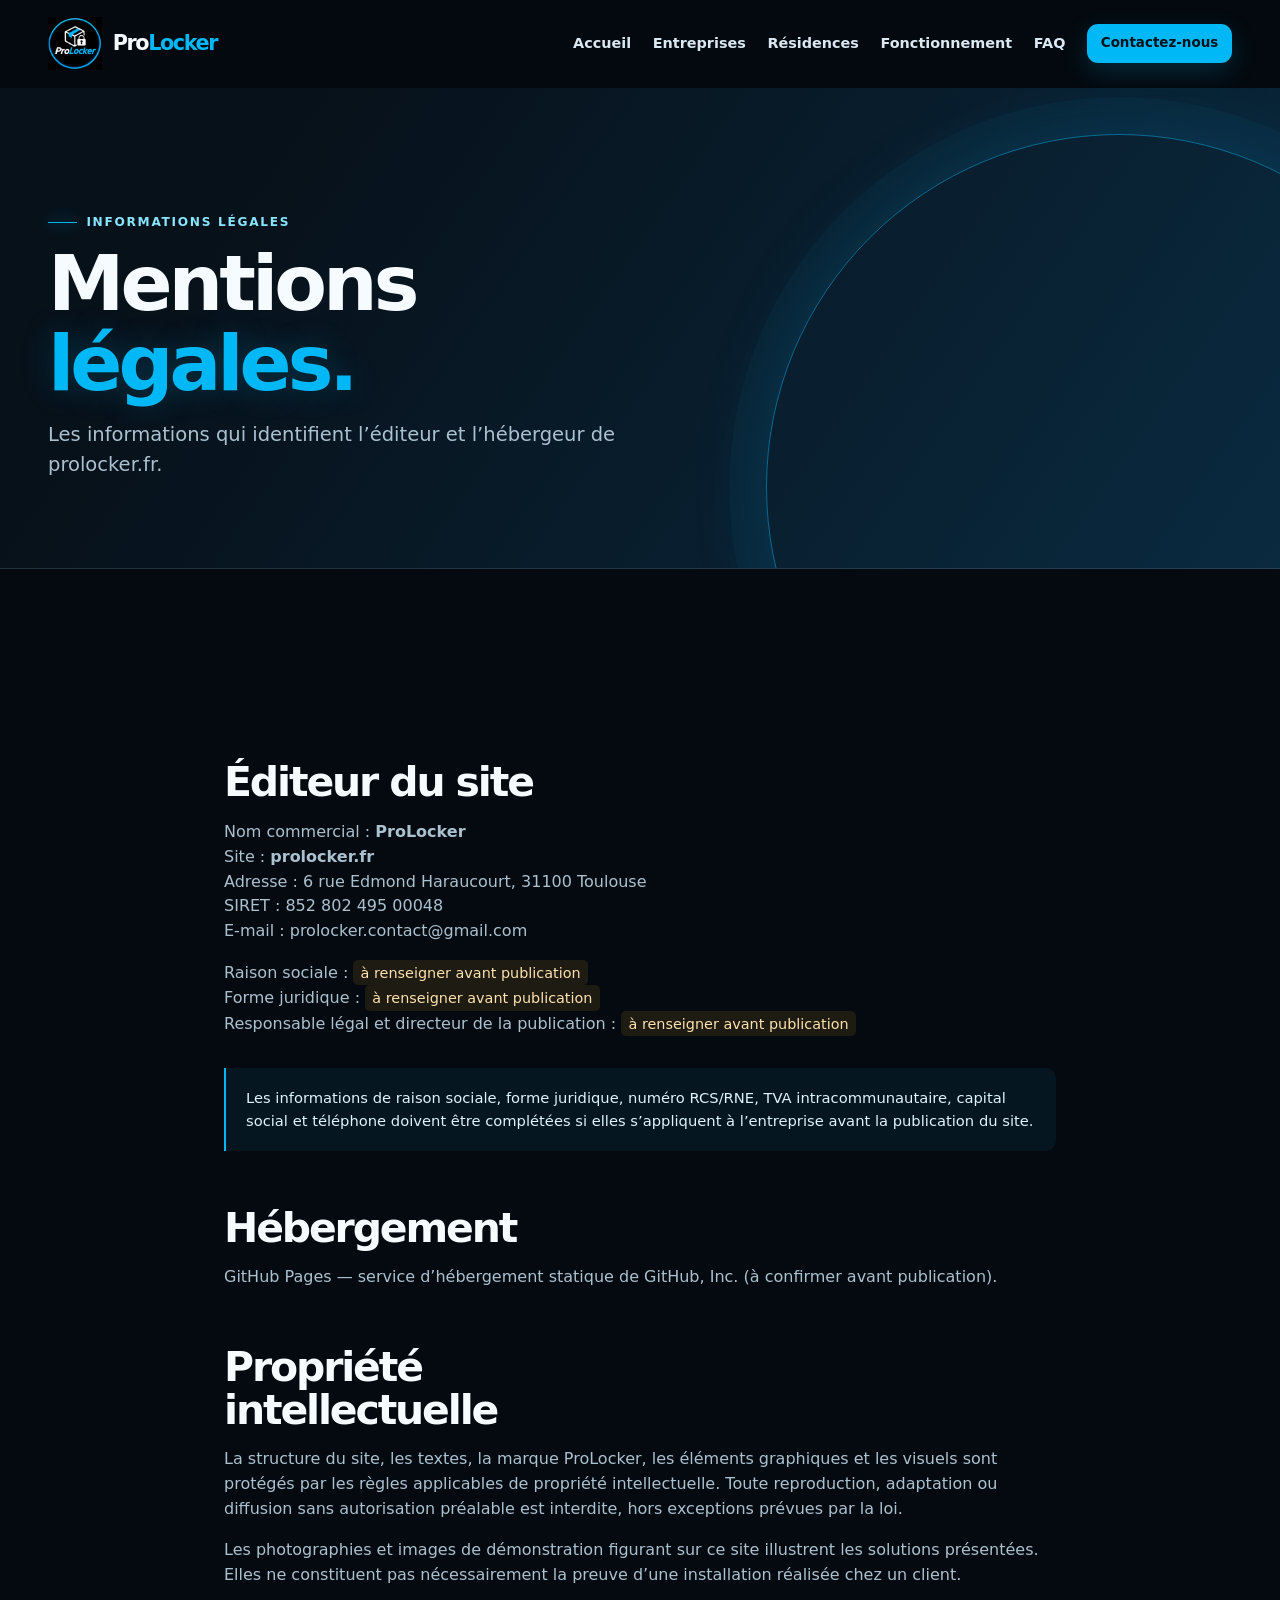
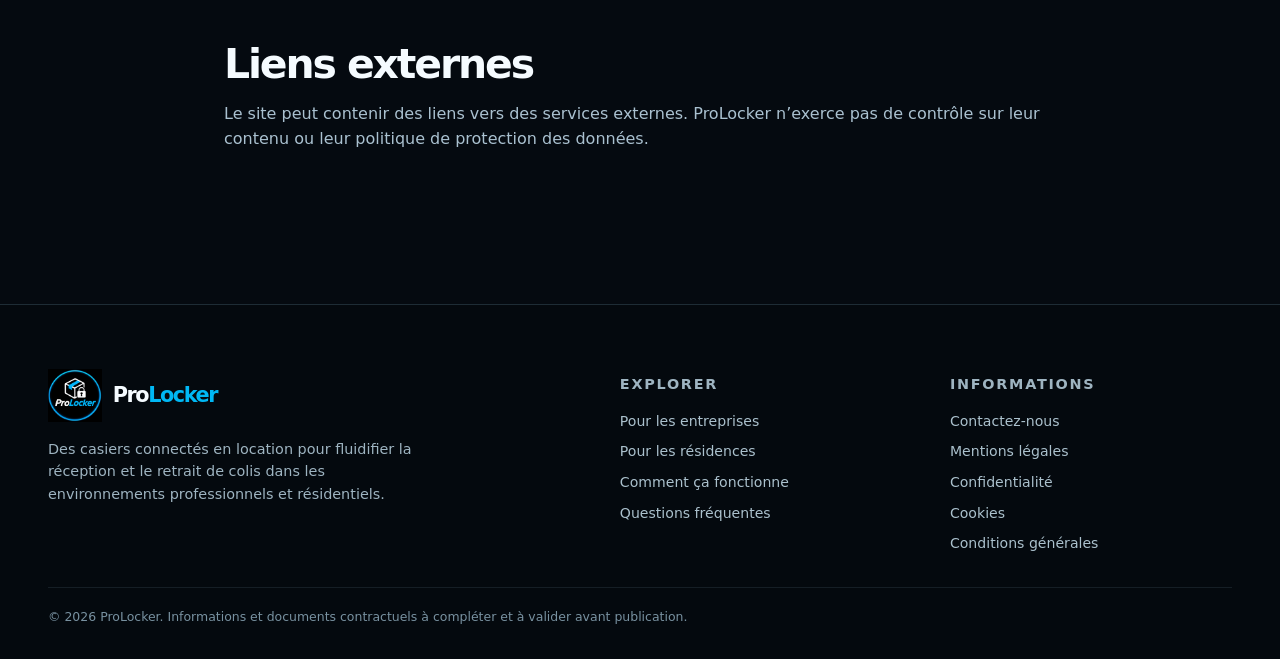
<file: mentions-legales.html>
<!doctype html>
<html lang="fr"><head><meta charset="utf-8"><meta name="viewport" content="width=device-width, initial-scale=1"><meta name="description" content="Mentions légales du site ProLocker."><link rel="canonical" href="https://prolocker.fr/mentions-legales.html"><link rel="icon" href="assets/logo-prolocker.png"><link rel="stylesheet" href="styles.css"><title>Mentions légales | ProLocker</title></head>
<body><div id="site-header"></div><main id="main"><section class="page-hero"><div class="page-hero__content"><p class="eyebrow">Informations légales</p><h1>Mentions <span class="blue-word">légales.</span></h1><p class="lead">Les informations qui identifient l’éditeur et l’hébergeur de prolocker.fr.</p></div></section><section class="section legal"><h2>Éditeur du site</h2><p>Nom commercial : <strong>ProLocker</strong><br>Site : <strong>prolocker.fr</strong><br>Adresse : <span data-config="registeredOffice">6 rue Edmond Haraucourt, 31100 Toulouse</span><br>SIRET : <span data-config="siret">852 802 495 00048</span><br>E-mail : <a data-mailto data-email-text href="mailto:prolocker.contact@gmail.com">prolocker.contact@gmail.com</a></p><p>Raison sociale : <span class="placeholder" data-config="legalName">à renseigner avant publication</span><br>Forme juridique : <span class="placeholder" data-config="legalForm">à renseigner avant publication</span><br>Responsable légal et directeur de la publication : <span class="placeholder" data-config="publicationDirector">à renseigner avant publication</span></p><div class="callout">Les informations de raison sociale, forme juridique, numéro RCS/RNE, TVA intracommunautaire, capital social et téléphone doivent être complétées si elles s’appliquent à l’entreprise avant la publication du site.</div><h2>Hébergement</h2><p><span data-config="host">Hostinger International Limited, 61 Lordou Vironos str., 6023 Larnaca, Chypre — à confirmer selon votre contrat d’hébergement.</span></p><h2>Propriété intellectuelle</h2><p>La structure du site, les textes, la marque ProLocker, les éléments graphiques et les visuels sont protégés par les règles applicables de propriété intellectuelle. Toute reproduction, adaptation ou diffusion sans autorisation préalable est interdite, hors exceptions prévues par la loi.</p><p>Les photographies et images de démonstration figurant sur ce site illustrent les solutions présentées. Elles ne constituent pas nécessairement la preuve d’une installation réalisée chez un client.</p><h2>Liens externes</h2><p>Le site peut contenir des liens vers des services externes. ProLocker n’exerce pas de contrôle sur leur contenu ou leur politique de protection des données.</p></section></main><div id="site-footer"></div><script src="site-config.js"></script><script src="layout.js"></script><script src="app.js"></script></body></html>
</file>
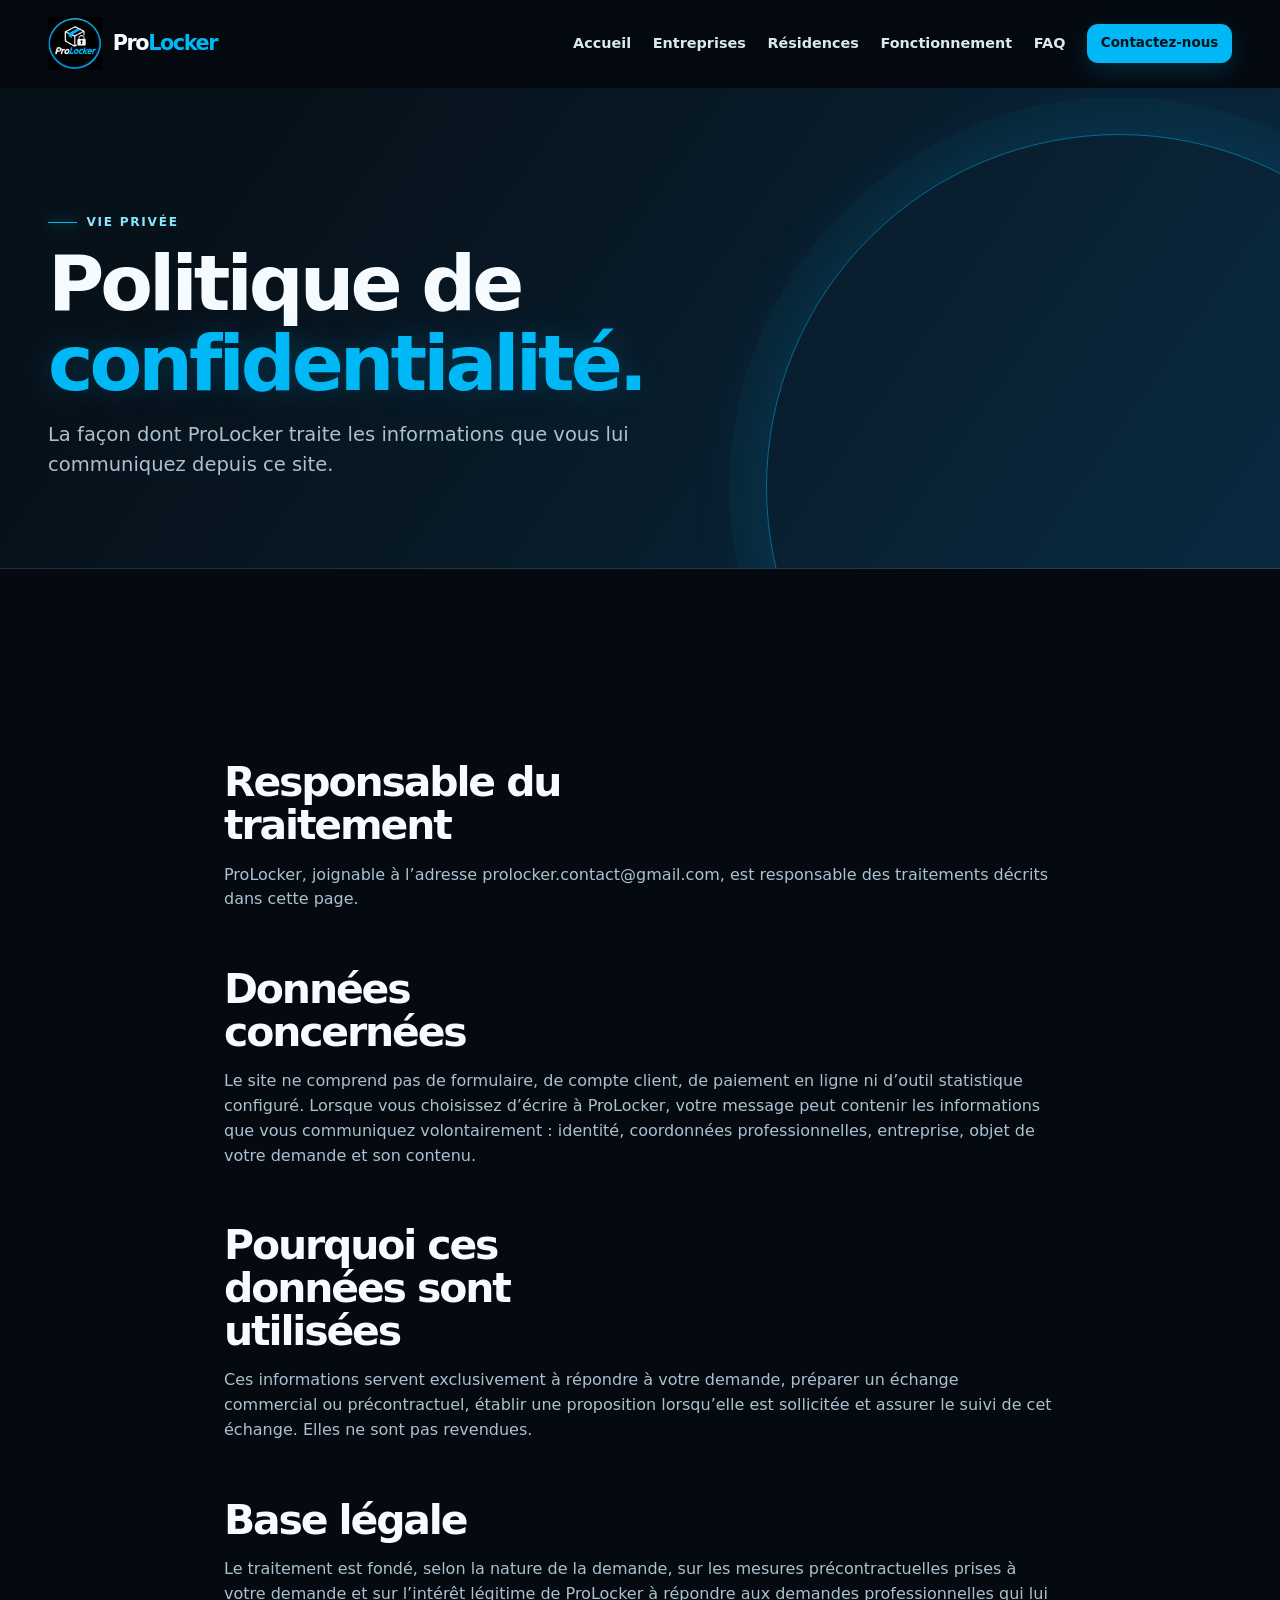
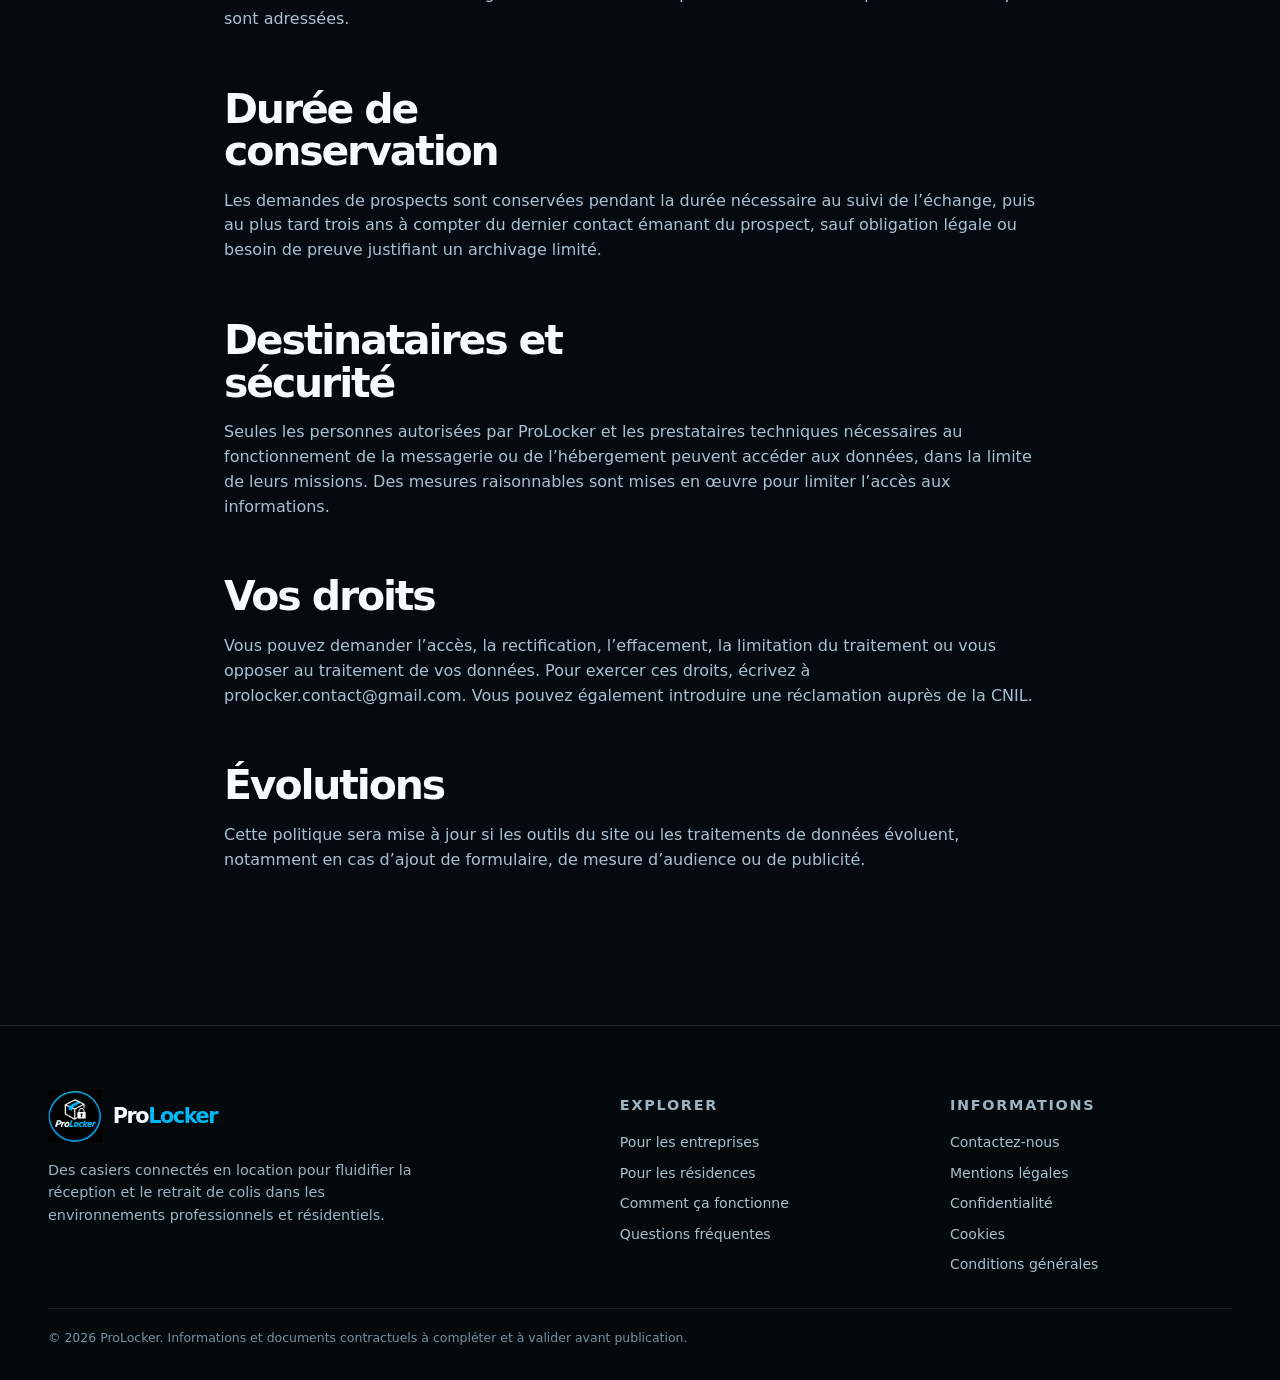
<file: politique-confidentialite.html>
<!doctype html>
<html lang="fr"><head><meta charset="utf-8"><meta name="viewport" content="width=device-width, initial-scale=1"><meta name="description" content="Politique de confidentialité de ProLocker."><link rel="canonical" href="https://prolocker.fr/politique-confidentialite.html"><link rel="icon" href="assets/logo-prolocker.png"><link rel="stylesheet" href="styles.css"><title>Politique de confidentialité | ProLocker</title></head>
<body><div id="site-header"></div><main id="main"><section class="page-hero"><div class="page-hero__content"><p class="eyebrow">Vie privée</p><h1>Politique de <span class="blue-word">confidentialité.</span></h1><p class="lead">La façon dont ProLocker traite les informations que vous lui communiquez depuis ce site.</p></div></section><section class="section legal"><h2>Responsable du traitement</h2><p>ProLocker, joignable à l’adresse <a data-mailto data-email-text href="mailto:prolocker.contact@gmail.com">prolocker.contact@gmail.com</a>, est responsable des traitements décrits dans cette page.</p><h2>Données concernées</h2><p>Le site ne comprend pas de formulaire, de compte client, de paiement en ligne ni d’outil statistique configuré. Lorsque vous choisissez d’écrire à ProLocker, votre message peut contenir les informations que vous communiquez volontairement : identité, coordonnées professionnelles, entreprise, objet de votre demande et son contenu.</p><h2>Pourquoi ces données sont utilisées</h2><p>Ces informations servent exclusivement à répondre à votre demande, préparer un échange commercial ou précontractuel, établir une proposition lorsqu’elle est sollicitée et assurer le suivi de cet échange. Elles ne sont pas revendues.</p><h2>Base légale</h2><p>Le traitement est fondé, selon la nature de la demande, sur les mesures précontractuelles prises à votre demande et sur l’intérêt légitime de ProLocker à répondre aux demandes professionnelles qui lui sont adressées.</p><h2>Durée de conservation</h2><p>Les demandes de prospects sont conservées pendant la durée nécessaire au suivi de l’échange, puis au plus tard trois ans à compter du dernier contact émanant du prospect, sauf obligation légale ou besoin de preuve justifiant un archivage limité.</p><h2>Destinataires et sécurité</h2><p>Seules les personnes autorisées par ProLocker et les prestataires techniques nécessaires au fonctionnement de la messagerie ou de l’hébergement peuvent accéder aux données, dans la limite de leurs missions. Des mesures raisonnables sont mises en œuvre pour limiter l’accès aux informations.</p><h2>Vos droits</h2><p>Vous pouvez demander l’accès, la rectification, l’effacement, la limitation du traitement ou vous opposer au traitement de vos données. Pour exercer ces droits, écrivez à <a data-mailto data-email-text href="mailto:prolocker.contact@gmail.com">prolocker.contact@gmail.com</a>. Vous pouvez également introduire une réclamation auprès de la CNIL.</p><h2>Évolutions</h2><p>Cette politique sera mise à jour si les outils du site ou les traitements de données évoluent, notamment en cas d’ajout de formulaire, de mesure d’audience ou de publicité.</p></section></main><div id="site-footer"></div><script src="site-config.js"></script><script src="layout.js"></script><script src="app.js"></script></body></html>
</file>
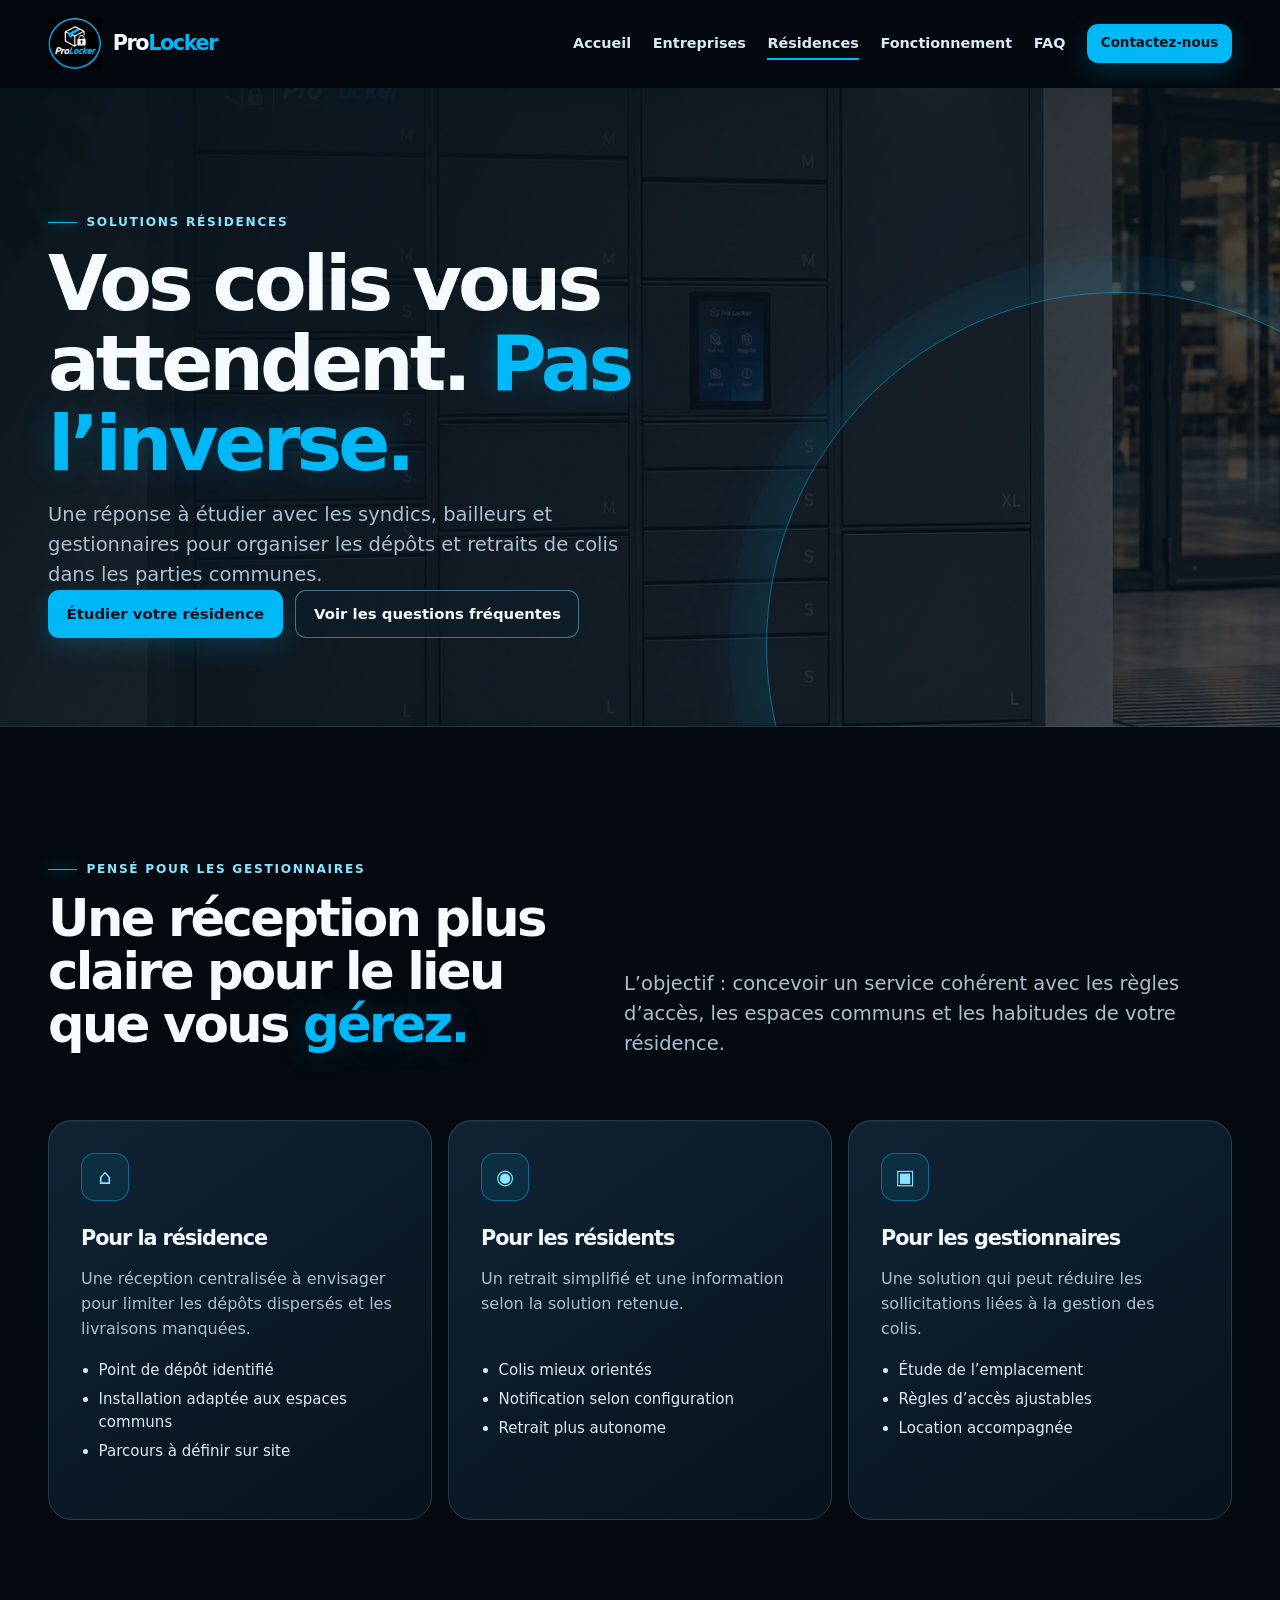
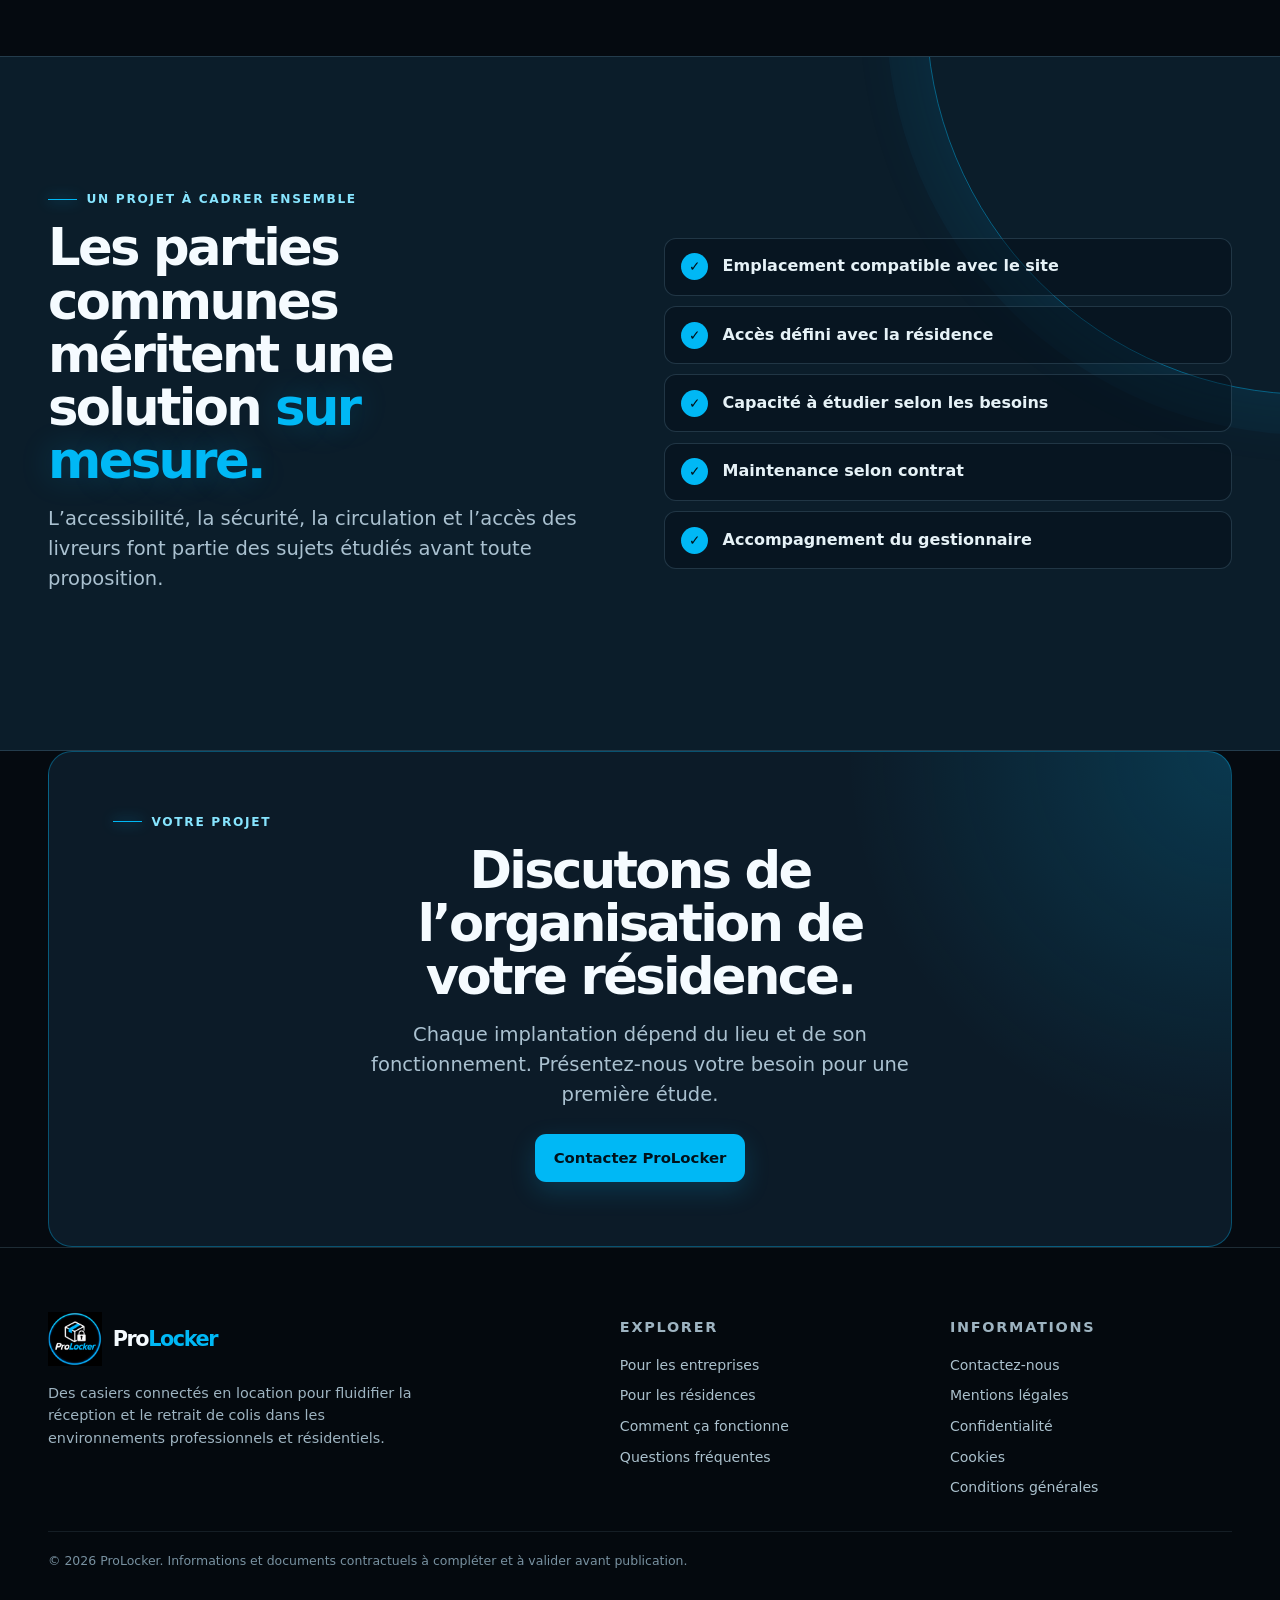
<file: residences.html>
<!doctype html>
<html lang="fr">
<head>
  <meta charset="utf-8"><meta name="viewport" content="width=device-width, initial-scale=1">
  <meta name="description" content="ProLocker accompagne les syndics, bailleurs et gestionnaires avec des casiers connectés adaptés aux résidences.">
  <link rel="canonical" href="https://prolocker.fr/residences.html"><link rel="icon" href="assets/logo-prolocker.png"><link rel="stylesheet" href="styles.css">
  <title>Casiers connectés pour résidences | ProLocker</title>
</head>
<body><div id="site-header"></div><main id="main">
  <section class="page-hero page-hero--residence"><div class="page-hero__content" data-reveal><p class="eyebrow">Solutions résidences</p><h1>Vos colis vous attendent. <span class="blue-word">Pas l’inverse.</span></h1><p class="lead">Une réponse à étudier avec les syndics, bailleurs et gestionnaires pour organiser les dépôts et retraits de colis dans les parties communes.</p><div class="actions"><a class="button" href="contact.html" data-contact-link>Étudier votre résidence</a><a class="button button--ghost" href="faq.html">Voir les questions fréquentes</a></div></div></section>
  <section class="section" aria-labelledby="manager-title"><div class="section-heading" data-reveal><div><p class="eyebrow">Pensé pour les gestionnaires</p><h2 id="manager-title">Une réception plus claire pour le lieu que vous <span class="blue-word">gérez.</span></h2></div><p class="lead">L’objectif : concevoir un service cohérent avec les règles d’accès, les espaces communs et les habitudes de votre résidence.</p></div><div class="solution-grid"><article class="benefit-card" data-reveal><span class="card-icon" aria-hidden="true">⌂</span><div><h3>Pour la résidence</h3><p>Une réception centralisée à envisager pour limiter les dépôts dispersés et les livraisons manquées.</p><ul><li>Point de dépôt identifié</li><li>Installation adaptée aux espaces communs</li><li>Parcours à définir sur site</li></ul></div></article><article class="benefit-card" data-reveal><span class="card-icon" aria-hidden="true">◉</span><div><h3>Pour les résidents</h3><p>Un retrait simplifié et une information selon la solution retenue.</p><ul><li>Colis mieux orientés</li><li>Notification selon configuration</li><li>Retrait plus autonome</li></ul></div></article><article class="benefit-card" data-reveal><span class="card-icon" aria-hidden="true">▣</span><div><h3>Pour les gestionnaires</h3><p>Une solution qui peut réduire les sollicitations liées à la gestion des colis.</p><ul><li>Étude de l’emplacement</li><li>Règles d’accès ajustables</li><li>Location accompagnée</li></ul></div></article></div></section>
  <section class="rental-band"><div class="section rental-layout"><div data-reveal><p class="eyebrow">Un projet à cadrer ensemble</p><h2>Les parties communes méritent une solution <span class="blue-word">sur mesure.</span></h2><p class="lead">L’accessibilité, la sécurité, la circulation et l’accès des livreurs font partie des sujets étudiés avant toute proposition.</p></div><div class="service-list" data-reveal><div class="service-item"><span>✓</span>Emplacement compatible avec le site</div><div class="service-item"><span>✓</span>Accès défini avec la résidence</div><div class="service-item"><span>✓</span>Capacité à étudier selon les besoins</div><div class="service-item"><span>✓</span>Maintenance selon contrat</div><div class="service-item"><span>✓</span>Accompagnement du gestionnaire</div></div></div></section>
  <section class="section contact-card" data-reveal><p class="eyebrow">Votre projet</p><h2>Discutons de l’organisation de votre résidence.</h2><p class="lead">Chaque implantation dépend du lieu et de son fonctionnement. Présentez-nous votre besoin pour une première étude.</p><a class="button" href="contact.html" data-contact-link>Contactez ProLocker</a></section>
</main><div id="site-footer"></div><script src="site-config.js"></script><script src="layout.js"></script><script src="app.js"></script></body></html>
</file>
<file: styles.css>
:root {
  --ink: #050a10;
  --ink-soft: #091521;
  --panel: #0c1b28;
  --panel-raised: #112536;
  --line: rgba(166, 220, 255, .16);
  --blue: #00b8f5;
  --blue-strong: #0a9fe6;
  --blue-light: #87e5ff;
  --white: #f5fbff;
  --muted: #aac1d0;
  --danger: #ffcf7a;
  --radius: 1.5rem;
  --shadow: 0 1.5rem 4rem rgba(0, 0, 0, .34);
  --content: min(74rem, calc(100% - 3rem));
}

* { box-sizing: border-box; }
html { scroll-behavior: smooth; background: var(--ink); }
body {
  margin: 0;
  overflow-x: hidden;
  background: var(--ink);
  color: var(--white);
  font-family: Inter, ui-sans-serif, system-ui, -apple-system, BlinkMacSystemFont, "Segoe UI", sans-serif;
  font-size: 1rem;
  line-height: 1.55;
}
body.menu-open { overflow: hidden; }
a { color: inherit; text-decoration: none; }
button, input { font: inherit; }
button { cursor: pointer; }
img { display: block; max-width: 100%; }
::selection { background: var(--blue); color: var(--ink); }

.skip-link { position: fixed; z-index: 999; left: 1rem; top: -4rem; background: var(--white); color: var(--ink); padding: .7rem 1rem; border-radius: .55rem; }
.skip-link:focus { top: 1rem; }
.site-header { position: sticky; z-index: 20; top: 0; height: 5.5rem; border-bottom: 1px solid transparent; background: rgba(5, 10, 16, .72); backdrop-filter: blur(1.1rem); transition: border-color .25s, background .25s; }
.site-header.scrolled { border-color: var(--line); background: rgba(5, 10, 16, .92); }
.nav { width: var(--content); height: 100%; margin: auto; display: flex; align-items: center; justify-content: space-between; gap: 2rem; }
.brand { position: relative; display: flex; align-items: center; gap: .7rem; min-width: max-content; font-size: 1.27rem; font-weight: 800; letter-spacing: -.06em; }
.brand__image { width: 3.35rem; height: 3.35rem; object-fit: contain; }
.brand__name { color: var(--white); font-size: 1.3rem; font-weight: 850; letter-spacing: -.07em; }
.brand__name strong { color: var(--blue); }
.brand__icon { display: grid; place-items: center; position: relative; width: 2rem; height: 2rem; border: 1px solid var(--blue-light); border-radius: .5rem; box-shadow: 0 0 1rem rgba(0, 184, 245, .33); transform: skewY(-7deg); }
.brand__icon::before { content: ''; width: .7rem; height: .55rem; border: 2px solid var(--white); border-top: 0; border-radius: 0 0 .1rem .1rem; }
.brand__icon::after { content: ''; position: absolute; width: .44rem; height: .36rem; border: 2px solid var(--white); border-bottom: 0; border-radius: .35rem .35rem 0 0; top: .46rem; }
.brand strong { color: var(--blue); }
.nav-links { display: flex; align-items: center; gap: 1.35rem; color: #d9e8f2; font-size: .9rem; font-weight: 650; }
.nav-links > a:not(.button) { position: relative; padding: .55rem 0; }
.nav-links > a:not(.button)::after { content: ''; position: absolute; right: 0; bottom: .2rem; left: 0; height: 2px; transform: scaleX(0); transform-origin: left; background: var(--blue); transition: transform .25s; }
.nav-links > a:hover::after, .nav-links > a:focus-visible::after, .nav-links > a.active::after { transform: scaleX(1); }
.menu-toggle { display: none; width: 2.8rem; height: 2.8rem; padding: 0; border: 1px solid var(--line); border-radius: .65rem; background: none; color: white; }
.menu-toggle span { display: block; width: 1.2rem; height: 2px; margin: .25rem auto; background: currentColor; transition: transform .2s; }
.mobile-menu-link { display: none; }

.button { display: inline-flex; justify-content: center; align-items: center; min-height: 3rem; padding: .72rem 1.1rem; border: 1px solid transparent; border-radius: .7rem; background: var(--blue); color: #00121b; font-weight: 850; font-size: .93rem; line-height: 1.1; box-shadow: 0 .55rem 1.6rem rgba(0, 184, 245, .18); transition: transform .2s, box-shadow .2s, background .2s; animation: ctaPulse 3.6s ease-in-out infinite; }
.button:hover, .button:focus-visible { transform: translateY(-2px); box-shadow: 0 .8rem 2rem rgba(0, 184, 245, .34); }
.button--ghost { border-color: rgba(143, 222, 255, .45); background: rgba(11, 31, 45, .5); color: var(--white); box-shadow: none; animation: none; }
.button--small { min-height: 2.45rem; padding: .55rem .8rem; font-size: .84rem; }
.button:focus-visible, a:focus-visible, summary:focus-visible, input:focus-visible { outline: 3px solid var(--blue-light); outline-offset: 3px; }

.eyebrow { display: flex; align-items: center; gap: .6rem; margin: 0 0 1rem; color: var(--blue-light); font-size: .76rem; line-height: 1; text-transform: uppercase; letter-spacing: .14em; font-weight: 800; }
.eyebrow::before { content: ''; width: 1.8rem; height: 1px; background: var(--blue); box-shadow: 0 0 .8rem var(--blue); }
h1, h2, h3, p { margin-top: 0; }
h1, h2, h3 { line-height: 1.04; letter-spacing: -.052em; }
h1 { max-width: 12ch; margin-bottom: 1.45rem; font-size: clamp(3rem, 6.2vw, 6.35rem); }
h2 { max-width: 15ch; margin-bottom: 1rem; font-size: clamp(2.3rem, 4vw, 4.5rem); }
h3 { margin-bottom: .6rem; font-size: 1.3rem; }
.lead { max-width: 38rem; color: var(--muted); font-size: clamp(1.06rem, 1.8vw, 1.22rem); }
.text-muted { color: var(--muted); }
.section { position: relative; width: var(--content); margin: 0 auto; padding: 8.5rem 0; }
.section-heading { display: flex; align-items: end; justify-content: space-between; gap: 2rem; margin-bottom: 3.3rem; }
.section-heading .lead { margin: 0 0 .5rem; }
.blue-word { color: var(--blue); text-shadow: 0 0 2rem rgba(0, 184, 245, .22); }

.hero { position: relative; min-height: min(51rem, calc(100vh - 5.5rem)); isolation: isolate; display: grid; align-items: center; overflow: clip; }
.hero::before { content: ''; position: absolute; z-index: -2; inset: 0; background: linear-gradient(90deg, #050a10 0%, rgba(5, 10, 16, .92) 34%, rgba(5, 10, 16, .43) 64%, rgba(5, 10, 16, .12) 100%), url('assets/prolocker-team.jpeg') right center / auto 100% no-repeat; }
.hero::after { content: ''; position: absolute; z-index: -1; width: 35rem; height: 35rem; top: -8rem; right: -14rem; border: 1px solid rgba(0, 184, 245, .35); border-radius: 50%; box-shadow: 0 0 0 2.3rem rgba(0, 184, 245, .05), 0 0 7rem rgba(0, 184, 245, .16); }
.hero__content { width: var(--content); margin: auto; padding: 6rem 0 8rem; }
.hero__logo-note { display: flex; align-items: center; gap: .65rem; margin: 0 0 1.25rem; font-size: .82rem; font-weight: 760; color: #dcecf7; }
.hero__logo-note .mini-lock { width: 1.1rem; height: 1.1rem; border: 1px solid var(--blue); border-radius: .28rem; }
.hero .lead { margin-bottom: 2rem; }
.actions { display: flex; flex-wrap: wrap; gap: .8rem; }
.hero__proof { display: flex; flex-wrap: wrap; gap: 1.25rem; margin-top: 3.6rem; color: #d3e2ea; font-size: .9rem; }
.hero__proof span { display: flex; align-items: center; gap: .5rem; }
.hero__proof i { display: inline-block; width: .53rem; height: .53rem; border-radius: 50%; background: var(--blue); box-shadow: 0 0 .8rem var(--blue); }
.hero__stamp { position: absolute; right: max(2rem, calc((100% - 74rem) / 2)); bottom: 2rem; width: 9.3rem; height: 9.3rem; border: 1px solid rgba(132, 229, 255, .45); border-radius: 50%; background: rgba(5, 18, 29, .48); display: grid; place-content: center; text-align: center; font-size: .72rem; text-transform: uppercase; letter-spacing: .12em; font-weight: 800; transform: rotate(11deg); backdrop-filter: blur(.3rem); }
.hero__stamp b { display: block; margin: .25rem 0; color: var(--blue); font-size: 1.9rem; letter-spacing: -.08em; }

.client-bar { border-top: 1px solid var(--line); border-bottom: 1px solid var(--line); background: #07111a; }
.client-bar__inner { width: var(--content); min-height: 5.8rem; margin: auto; display: flex; gap: 2rem; align-items: center; justify-content: space-between; color: #8ea8b8; font-size: .78rem; font-weight: 750; text-transform: uppercase; letter-spacing: .11em; }
.client-bar__items { display: flex; flex-wrap: wrap; gap: 1.7rem; color: #e4eff5; letter-spacing: -.02em; text-transform: none; font-size: .91rem; }

.solution-grid { display: grid; grid-template-columns: repeat(3, 1fr); gap: 1rem; }
.benefit-card { min-height: 25rem; padding: 2rem; display: grid; grid-template-rows: 3rem 1fr; gap: 1.7rem; border: 1px solid var(--line); border-radius: var(--radius); background: linear-gradient(145deg, rgba(17, 37, 54, .95), rgba(8, 20, 30, .88)); box-shadow: inset 0 1px rgba(255,255,255,.04); transition: transform .25s, border-color .25s; }
.benefit-card:hover { border-color: rgba(0,184,245,.6); transform: translateY(-.35rem); }
.card-icon { width: 3rem; height: 3rem; margin-bottom: 0; border: 1px solid rgba(0,184,245,.45); border-radius: .85rem; display: grid; place-items: center; color: var(--blue-light); background: rgba(0, 184, 245, .08); font-size: 1.3rem; }
.card-icon svg { width: 1.45rem; height: 1.45rem; fill: none; stroke: currentColor; stroke-linecap: round; stroke-linejoin: round; stroke-width: 1.7; }
.benefit-card h3 { min-height: 1.4em; }
.benefit-card p { min-height: 4.75em; }
.benefit-card p { color: var(--muted); }
.benefit-card ul { padding-left: 1.1rem; color: #dceaf1; font-size: .94rem; }
.benefit-card li + li { margin-top: .35rem; }

.steps-wrap { border-top: 1px solid var(--line); border-bottom: 1px solid var(--line); background: linear-gradient(180deg, #081622, #061019); }
.steps { display: grid; grid-template-columns: repeat(4, 1fr); gap: 1.25rem; }
.steps-wrap--compact .section { padding-top: 5rem; padding-bottom: 5rem; }
.steps--compact { grid-template-columns: repeat(3, 1fr); }
.steps--compact .step { min-height: 10rem; }
.step { position: relative; min-height: 14.5rem; padding: 1.5rem 1rem 1.5rem 0; }
.step:not(:last-child)::after { content: ''; position: absolute; top: 2.35rem; right: -.2rem; width: 1.5rem; height: 1px; background: linear-gradient(90deg, var(--blue), transparent); }
.step__number { display: grid; place-items: center; width: 3.4rem; height: 3.4rem; margin-bottom: 1.5rem; border-radius: 50%; color: var(--blue); border: 1px solid rgba(0,184,245,.55); box-shadow: 0 0 1.3rem rgba(0,184,245,.13), inset 0 0 1rem rgba(0,184,245,.1); font-weight: 850; }
.step p { color: var(--muted); font-size: .94rem; }

.installation { display: grid; grid-template-columns: 1.1fr .9fr; gap: clamp(2rem, 6vw, 6rem); align-items: center; }
.photo-block { position: relative; min-height: 0; aspect-ratio: 4 / 3; }
.photo-block__frame { position: absolute; inset: 1rem 0 0 1rem; overflow: hidden; border-radius: var(--radius); border: 1px solid rgba(137,221,255,.24); }
.photo-block__frame img { height: 100%; width: 100%; object-fit: cover; object-position: center; }
.locker-logo { position: absolute; top: 8%; left: 35%; display: inline-flex; align-items: center; gap: .35rem; padding: .35rem .48rem; color: #fff; background: rgba(4, 14, 21, .18); font-size: clamp(.7rem, 1.5vw, 1rem); font-weight: 850; letter-spacing: -.06em; text-shadow: 0 1px 2px #000; }
.locker-logo strong { color: var(--blue); }
.locker-logo__mark { display: grid; place-items: center; width: 1.15em; height: 1.15em; border: 1px solid currentColor; border-radius: .2em; color: var(--blue-light); font-size: 1.1em; line-height: 1; }
.photo-block::before { content: ''; position: absolute; inset: 0 1.3rem 1.4rem 0; border: 1px solid var(--blue); border-radius: var(--radius); opacity: .65; }
.tag { position: absolute; right: -1rem; bottom: 2.4rem; max-width: 11.5rem; padding: 1rem; border: 1px solid var(--line); border-radius: .7rem; background: rgba(7, 19, 29, .9); box-shadow: var(--shadow); font-size: .81rem; font-weight: 750; }
.tag b { color: var(--blue-light); display: block; font-size: 1.2rem; }
.check-list { display: grid; grid-template-columns: repeat(2, 1fr); gap: .8rem 1rem; margin: 2rem 0; padding: 0; list-style: none; }
.check-list li { position: relative; padding-left: 1.6rem; color: #d8e8f1; font-size: .93rem; }
.check-list li::before { content: '✓'; position: absolute; left: 0; color: var(--blue); font-weight: 900; }

.rental-band { position: relative; isolation: isolate; overflow: hidden; border-top: 1px solid var(--line); border-bottom: 1px solid var(--line); background: #0b1d2a; }
.rental-band::after { content: ''; position: absolute; z-index: -1; width: 48rem; height: 48rem; right: -26rem; top: -27rem; border: 1px solid rgba(0,184,245,.45); border-radius: 50%; box-shadow: 0 0 0 2.5rem rgba(0,184,245,.04), 0 0 5rem rgba(0,184,245,.1); }
.rental-layout { display: grid; grid-template-columns: 1fr 1fr; align-items: center; gap: 3rem; }
.rental-layout h2 { max-width: 12ch; }
.service-list { display: grid; gap: .65rem; }
.service-item { display: flex; align-items: center; gap: .9rem; padding: .9rem 1rem; border: 1px solid var(--line); border-radius: .75rem; background: rgba(4, 14, 22, .42); color: #e6f2f7; font-weight: 700; }
.service-item span { display: grid; place-items: center; width: 1.7rem; height: 1.7rem; flex: 0 0 auto; border-radius: 50%; color: #001018; background: var(--blue); font-size: .85rem; }

.employee { display: grid; grid-template-columns: 1.05fr .95fr; gap: clamp(2rem, 7vw, 7rem); align-items: center; }
.employee__visual { position: relative; min-height: 0; aspect-ratio: 4 / 3; padding: 1.5rem; overflow: hidden; border: 1px solid var(--line); border-radius: var(--radius); background: #0b1d2a; }
.employee__visual img { height: 100%; width: 100%; object-fit: cover; border-radius: 1rem; filter: saturate(.9) contrast(1.05); }
.employee__note { position: absolute; left: 2.4rem; right: 2.4rem; bottom: 2.4rem; padding: .95rem 1rem; border-left: 2px solid var(--blue); background: rgba(3,11,18,.83); font-size: .9rem; font-weight: 700; }

.simulator { position: relative; isolation: isolate; overflow: hidden; border: 1px solid rgba(0, 184, 245, .34); border-radius: 1.65rem; background: linear-gradient(135deg, #0d2638, #07131d 70%); box-shadow: var(--shadow), inset 0 1px rgba(255,255,255,.06); }
.simulator::before { content: ''; position: absolute; z-index: -1; width: 28rem; height: 28rem; right: -12rem; top: -11rem; background: radial-gradient(circle, rgba(0,184,245,.16), transparent 67%); }
.simulator__head { padding: 2.25rem 2.4rem 0; }
.simulator__head h2 { margin-bottom: .8rem; font-size: clamp(2rem, 4vw, 3.7rem); }
.simulator__head .lead { margin-bottom: 0; }
.calculator { margin-top: 1.45rem; border-top: 1px solid var(--line); }
.calculator__controls { display: grid; grid-template-columns: repeat(6, minmax(0, 1fr)); gap: 1.35rem 1.5rem; padding: 1.8rem 2.4rem 2rem; }
.range-group { min-width: 0; grid-column: span 2; }
.range-group:nth-child(4), .range-group:nth-child(5) { grid-column: span 3; }
.range-group__top { display: flex; justify-content: space-between; gap: 1rem; align-items: center; margin-bottom: .5rem; font-size: .9rem; font-weight: 720; }
.range-group__top label { min-width: 0; }
.range-group output { flex: 0 0 auto; min-width: 4.6rem; padding: .25rem .45rem; border: 1px solid var(--line); border-radius: .35rem; color: var(--blue-light); text-align: right; font-variant-numeric: tabular-nums; }
input[type=range] { width: 100%; height: 1.25rem; margin: 0; appearance: none; background: transparent; accent-color: var(--blue); }
input[type=range]::-webkit-slider-runnable-track { height: .33rem; border-radius: .5rem; background: #25475c; }
input[type=range]::-webkit-slider-thumb { width: 1.05rem; height: 1.05rem; margin-top: -.36rem; border: 2px solid #e8fbff; border-radius: 50%; appearance: none; background: var(--blue); box-shadow: 0 0 .75rem rgba(0,184,245,.6); }
input[type=range]::-moz-range-track { height: .33rem; border-radius: .5rem; background: #25475c; }
input[type=range]::-moz-range-thumb { width: .85rem; height: .85rem; border: 2px solid #e8fbff; border-radius: 50%; background: var(--blue); box-shadow: 0 0 .75rem rgba(0,184,245,.6); }
.calculator__results { display: grid; grid-template-columns: repeat(3, minmax(0, 1fr)); gap: 1rem; padding: 0 2.4rem 2rem; }
.result { min-width: 0; display: flex; flex-direction: column; justify-content: space-between; gap: .75rem; min-height: 10.5rem; padding: 1.35rem; border: 1px solid var(--line); border-radius: 1rem; background: rgba(0,0,0,.15); }
.result span { color: var(--blue-light); font-size: .76rem; font-weight: 800; line-height: 1.2; letter-spacing: .1em; text-transform: uppercase; }
.result strong { color: white; font-size: clamp(1.65rem, 3vw, 2.35rem); line-height: 1.08; font-variant-numeric: tabular-nums; }
.result small { color: var(--muted); font-size: .8rem; line-height: 1.4; }
.result--highlight { border-color: rgba(0,184,245,.48); background: linear-gradient(145deg, rgba(0,184,245,.16), rgba(7,25,38,.72)); box-shadow: inset 0 1px rgba(255,255,255,.05); }
.result--highlight strong { color: var(--blue-light); }
.simulator__footer { display: grid; gap: .65rem; padding: 0 2.4rem 2.25rem; }
.simulator__footer p { margin: 0; }
.simulator__footer > p:first-child { color: #e1f5fc; font-weight: 720; font-size: 1rem; }
.simulator__fineprint { max-width: 67rem; color: #8fa9b8; font-size: .76rem; line-height: 1.5; }

.vision { display: grid; grid-template-columns: 1.1fr .9fr; gap: clamp(2rem, 6vw, 6rem); align-items: center; }
.portrait { position: relative; overflow: hidden; border-radius: var(--radius); border: 1px solid var(--line); background: #0c1c29; }
.portrait img { width: 100%; height: auto; object-fit: contain; object-position: center; }
.portrait figcaption { position: absolute; right: 1rem; bottom: 1rem; left: 1rem; padding: .8rem 1rem; border-left: 2px solid var(--blue); background: rgba(2,10,16,.86); font-size: .85rem; }
.portrait figcaption:empty { display: none; }
.quote { margin: 2rem 0 0; padding: 0 0 0 1.4rem; border-left: 2px solid var(--blue); color: #deedf4; font-size: 1.1rem; line-height: 1.65; }
.quote small { display: block; margin-top: 1rem; color: var(--blue-light); font-size: .74rem; font-style: normal; letter-spacing: .04em; text-transform: uppercase; }

.other-project { width: var(--content); margin: 1rem auto 8.5rem; padding: clamp(2rem, 5vw, 4.5rem); border-radius: var(--radius); background: linear-gradient(115deg, #098bc7, #055e9c); box-shadow: 0 1rem 4rem rgba(0, 135, 211, .2); }
.other-project h2 { max-width: 15ch; }
.other-project p { max-width: 40rem; color: #e3f7ff; font-size: 1.08rem; }
.topic-list { display: flex; flex-wrap: wrap; gap: .55rem; margin: 1.7rem 0; }
.topic-list span { padding: .45rem .65rem; border: 1px solid rgba(255,255,255,.33); border-radius: 999px; background: rgba(0,0,0,.1); color: #fff; font-size: .83rem; font-weight: 700; }
.other-project .button { background: #fff; color: #03568a; box-shadow: none; }
.section--compact { padding-top: 4.75rem; padding-bottom: 4.75rem; }

@keyframes ctaPulse { 0%, 100% { box-shadow: 0 .55rem 1.6rem rgba(0, 184, 245, .18); } 50% { box-shadow: 0 .55rem 2.2rem rgba(0, 184, 245, .45), 0 0 0 .28rem rgba(0, 184, 245, .08); } }

.site-footer { border-top: 1px solid var(--line); background: #04090e; }
.footer-main { width: var(--content); margin: auto; padding: 4rem 0 2rem; display: grid; grid-template-columns: 1.3fr .7fr .7fr; gap: 3rem; }
.footer-main .brand { margin-bottom: 1rem; }
.footer-main p { max-width: 23rem; color: #9eb4c1; font-size: .9rem; }
.footer-title { margin: .25rem 0 1rem; color: #e6f5fb; font-size: .82rem; font-weight: 850; text-transform: uppercase; letter-spacing: .12em; }
.footer-links { display: grid; gap: .55rem; color: #abc1cd; font-size: .88rem; }
.footer-links a:hover, .footer-links a:focus-visible { color: var(--blue-light); }
.footer-bottom { width: var(--content); margin: auto; padding: 1.2rem 0 2rem; border-top: 1px solid rgba(169,212,236,.1); color: #7891a0; font-size: .78rem; }

.page-hero { position: relative; isolation: isolate; overflow: hidden; padding: 8rem 0 5.5rem; border-bottom: 1px solid var(--line); background: linear-gradient(125deg, #07111a 20%, #0a2a40); }
.page-hero::after { content: ''; position: absolute; z-index: -1; right: -12rem; bottom: -17rem; width: 44rem; height: 44rem; border: 1px solid rgba(0,184,245,.5); border-radius: 50%; box-shadow: 0 0 0 2.3rem rgba(0,184,245,.04), 0 0 5rem rgba(0,184,245,.13); }
.page-hero__content { width: var(--content); margin: auto; }
.page-hero h1 { margin-bottom: 1rem; font-size: clamp(3rem, 6vw, 5.6rem); }
.page-hero .lead { margin-bottom: 0; }
.page-hero--image { min-height: 31rem; display: grid; align-items: center; background: linear-gradient(90deg, #06111a 0%, rgba(6,17,26,.85) 42%, rgba(6,17,26,.22)), url('assets/locker-front.jpeg') center / cover; }
.page-hero--residence { background: linear-gradient(120deg, #07121b, rgba(7,18,27,.7)), url('assets/locker-wide.jpeg') center / cover; }
.audience-grid { display: grid; grid-template-columns: repeat(3, 1fr); gap: 1rem; }
.audience-card { padding: 1.8rem; border: 1px solid var(--line); border-radius: 1rem; background: var(--panel); }
.audience-card p { color: var(--muted); }
.audience-card .card-icon { margin-bottom: 1.35rem; }
.split-copy { display: grid; grid-template-columns: 1fr 1fr; gap: 3rem; }
.split-copy p { color: var(--muted); }
.callout { margin-top: 2rem; padding: 1.15rem 1.25rem; border-left: 2px solid var(--blue); border-radius: 0 .65rem .65rem 0; background: rgba(0,184,245,.07); color: #dff3fb; font-size: .92rem; }

.timeline { position: relative; display: grid; gap: 0; margin: 2rem 0 0; }
.timeline::before { content: ''; position: absolute; top: 1rem; bottom: 1rem; left: 1.35rem; width: 1px; background: linear-gradient(var(--blue), transparent); }
.timeline-item { position: relative; display: grid; grid-template-columns: 3rem 1fr; gap: 1.4rem; padding: 0 0 2rem; }
.timeline-item__point { display: grid; place-items: center; z-index: 1; width: 2.75rem; height: 2.75rem; border: 1px solid var(--blue); border-radius: 50%; background: #0c1e2b; color: var(--blue-light); font-size: .82rem; font-weight: 850; }
.timeline-item__body { padding: .2rem 0; }
.timeline-item__body p { color: var(--muted); }

.faq-list { display: grid; gap: .75rem; }
.faq-list details { border: 1px solid var(--line); border-radius: .8rem; background: linear-gradient(110deg, rgba(15,35,49,.85), rgba(8,20,30,.8)); }
.faq-list summary { position: relative; padding: 1.2rem 4rem 1.2rem 1.25rem; list-style: none; font-weight: 760; cursor: pointer; }
.faq-list summary::-webkit-details-marker { display: none; }
.faq-list summary::after { content: '+'; position: absolute; top: .8rem; right: 1rem; display: grid; place-items: center; width: 2rem; height: 2rem; border: 1px solid var(--line); border-radius: 50%; color: var(--blue-light); font-size: 1.25rem; transition: transform .2s; }
.faq-list details[open] summary::after { transform: rotate(45deg); }
.faq-list details p { max-width: 68rem; padding: 0 1.25rem 1.25rem; margin-bottom: 0; color: var(--muted); }

.contact-card { padding: clamp(2rem, 5vw, 4rem); border: 1px solid rgba(0,184,245,.35); border-radius: var(--radius); background: radial-gradient(circle at 100% 0%, rgba(0,184,245,.19), transparent 30%), var(--panel); text-align: center; }
.contact-card h2 { margin-right: auto; margin-left: auto; }
.contact-card .lead { margin: 0 auto 1.5rem; }
.config-notice { max-width: 44rem; margin: 1.5rem auto 0; padding: .85rem 1rem; border: 1px solid rgba(255,207,122,.35); border-radius: .6rem; color: #ffe1ad; background: rgba(255, 177, 39, .06); font-size: .86rem; text-align: left; }
.contact-ready { display: none; }
body.email-ready .contact-ready { display: inline-flex; }
body.email-ready .contact-missing { display: none; }

.legal { max-width: 52rem; }
.legal h2 { margin-top: 3.5rem; font-size: clamp(1.7rem, 3.2vw, 2.7rem); }
.legal h3 { margin-top: 2rem; }
.legal p, .legal li { color: var(--muted); }
.legal ul { padding-left: 1.2rem; }
.placeholder { display: inline-block; padding: .1rem .45rem; border-radius: .3rem; color: #ffe1ad; background: rgba(255,177,39,.1); font-size: .9em; }

[data-reveal] { opacity: 0; transform: translateY(1.2rem); transition: opacity .7s ease, transform .7s ease; }
[data-reveal].is-visible { opacity: 1; transform: none; }

@media (max-width: 900px) {
  .nav { position: relative; gap: 1rem; }
  .mobile-menu-link { position: fixed; top: 1rem; right: 1.25rem; z-index: 999; display: inline-flex; align-items: center; min-height: 2.8rem; padding: .55rem .75rem; border: 1px solid rgba(135, 229, 255, .6); border-radius: .65rem; background: #081924; color: var(--blue-light); font-size: .82rem; font-weight: 850; }
  .mobile-menu-link:hover, .mobile-menu-link:focus-visible { background: rgba(0, 184, 245, .14); }
  .nav-links { position: fixed; top: 5.5rem; right: 0; left: 0; display: grid; gap: 0; padding: 1rem max(1.5rem, calc((100% - 74rem)/2)); border-bottom: 1px solid var(--line); background: #07111a; transform: translateY(-130%); transition: transform .25s; box-shadow: 0 1rem 2rem rgba(0,0,0,.28); }
  .nav-links.is-open { transform: translateY(0); }
  .nav-links > a { padding: .9rem 0 !important; }
  .nav-links .button { margin: .6rem 0 .2rem; }
  .nav-links > a:not(.button)::after { bottom: .4rem; }
  .hero { min-height: 44rem; }
  .hero::before { background: linear-gradient(90deg, #050a10 0%, rgba(5,10,16,.78) 43%, rgba(5,10,16,.33) 59%, rgba(5,10,16,.06) 79%, rgba(5,10,16,0) 100%), url('assets/prolocker-team.jpeg') right center / auto 100% no-repeat; }
  .solution-grid, .audience-grid { grid-template-columns: 1fr; }
  .benefit-card { min-height: auto; gap: 1rem; }
  .benefit-card .card-icon { margin-bottom: 0; }
  .benefit-card p, .benefit-card h3 { min-height: 0; }
  .steps { grid-template-columns: 1fr 1fr; }
  .steps--compact { grid-template-columns: repeat(3, 1fr); }
  .step:nth-child(2)::after { display: none; }
  .installation, .employee, .vision, .rental-layout, .split-copy { grid-template-columns: 1fr; }
  .photo-block { min-height: 0; }
  .calculator__controls { grid-template-columns: repeat(2, minmax(0, 1fr)); }
  .range-group, .range-group:nth-child(4) { grid-column: auto; }
  .range-group:nth-child(5) { grid-column: 1 / -1; }
  .footer-main { grid-template-columns: 1.2fr .8fr; }
  .footer-main > :first-child { grid-column: 1 / -1; }
}
@media (max-width: 620px) {
  :root { --content: min(calc(100% - 2.25rem), 74rem); }
  .site-header { height: 4.8rem; }
  .nav-links { top: 4.8rem; }
  .section { padding: 5.5rem 0; }
  .section-heading { display: block; margin-bottom: 2rem; }
  .section-heading .lead { margin-top: 1rem; }
  .hero { min-height: 42rem; }
  .hero::before { background: linear-gradient(90deg, #050a10 0%, rgba(5,10,16,.78) 43%, rgba(5,10,16,.33) 59%, rgba(5,10,16,.06) 79%, rgba(5,10,16,0) 100%), url('assets/prolocker-team.jpeg') right calc(.75rem - 2cm) top 1rem / auto 100% no-repeat; }
  .hero__content { padding: 2.25rem 0 6.75rem; }
  .hero__stamp { display: none; }
  .client-bar__inner { padding: 1rem 0; align-items: start; flex-direction: column; gap: .7rem; }
  .client-bar__items { gap: .7rem 1.1rem; }
  .steps { grid-template-columns: 1fr; }
  .steps--compact { grid-template-columns: 1fr; }
  .step { min-height: auto; padding-left: 0; }
  .step:not(:last-child)::after { display: none; }
  .photo-block { min-height: 0; }
  .tag { right: .5rem; bottom: 1.5rem; }
  .photo-block .tag { display: none; }
  .check-list { grid-template-columns: 1fr; }
  .simulator__head, .calculator__controls, .calculator__results { padding: 1.5rem; }
  .calculator__controls { grid-template-columns: 1fr; gap: 1.15rem; }
  .range-group:nth-child(5) { grid-column: auto; }
  .calculator__results { grid-template-columns: 1fr; gap: .75rem; }
  .result { min-height: 0; }
  .simulator__footer { padding: 0 1.5rem 1.5rem; }
  .employee__visual { min-height: 0; }
  .vision .portrait { margin-right: -1.125rem; margin-left: -1.125rem; border-radius: 0; }
  .footer-main { grid-template-columns: 1fr; gap: 2rem; }
  .footer-main > :first-child { grid-column: auto; }
  .page-hero { padding: 5rem 0 4rem; }
  .page-hero--image { min-height: 35rem; }
}
@media (prefers-reduced-motion: reduce) {
  *, *::before, *::after { scroll-behavior: auto !important; animation-duration: .01ms !important; animation-iteration-count: 1 !important; transition-duration: .01ms !important; }
  [data-reveal] { opacity: 1; transform: none; }
}
</file>
